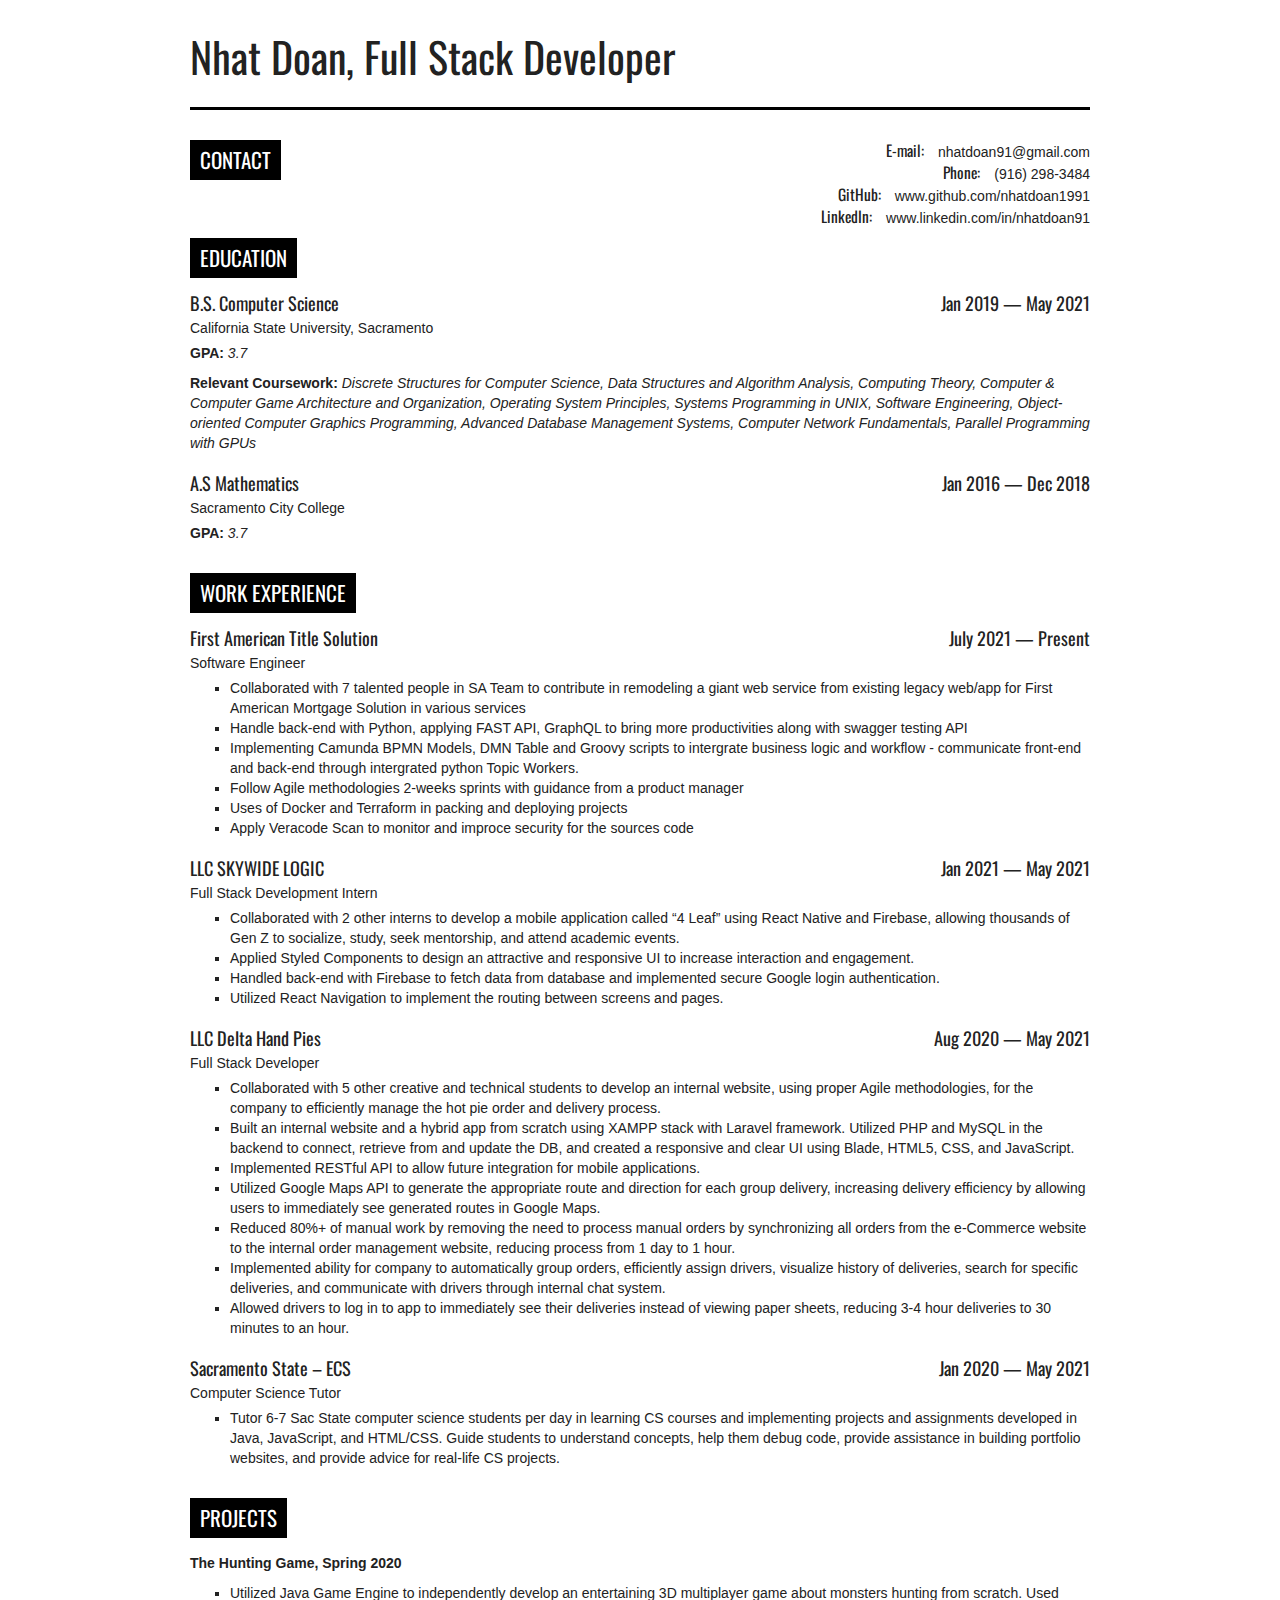
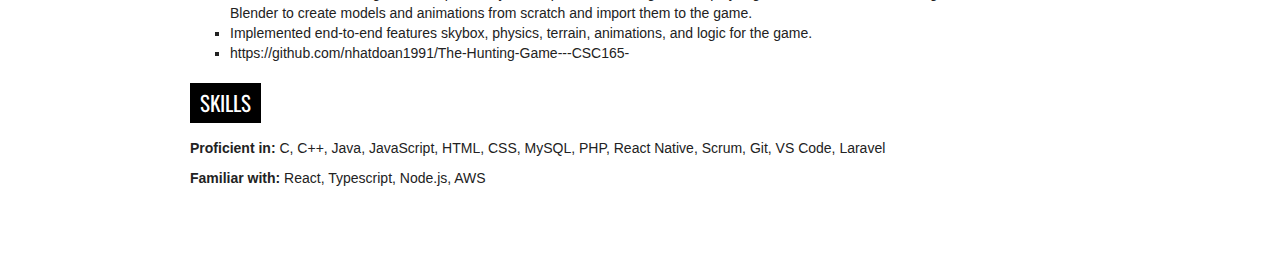
<file: index.html>
<!DOCTYPE html>
<html>
  <head>
    <title>Nhat Doan Resume</title>
    <meta http-equiv="Content-Type" content="text/html; charset=utf-8" />
    <link
      href="http://fonts.googleapis.com/css?family=Oswald"
      rel="stylesheet"
      type="text/css"
    />
    <style type="text/css">
      body {
        background: #fff;
        margin: 0;
        padding: 0;

        font-family: "Helvetica Neue", Helvetica, Arial, sans-serif;
        line-height: 20px;
        font-size: 14px;

        color: #222;
      }

      h1,
      h2,
      h3,
      h4 {
        font-family: "Oswald", Impact, Helvetica, Arial, sans-serif;
        font-weight: normal;
        margin: 0 0 15px 0;
        padding: 0;
      }
      h1 {
        font-size: 300%;
      }
      h2 {
        font-size: 210%;
      }
      h3 {
        font-size: 130%;
      }

      p {
        margin: 0 0 10px 0;
      }

      ul {
        margin: 0;
        list-style-type: square;
      }
      a {
        color: #222;
      }
      /* ________________________________________________________ */
      .rtl {
        direction: rtl;
      }
      .clear {
        clear: both;
      }

      #main {
        background: #fff;
        width: 900px;
        padding: 35px;
        margin: 0 auto 15px auto;
        overflow: hidden;

        box-shadow: none;
      }

      #title {
        line-height: 42px;
        border-bottom: 3px solid #000;
        padding-bottom: 30px;
        margin: 0px 0 30px 0;
      }

      #credit {
        margin-bottom: 20px;
        font-size: 11px;
        color: #999;
        text-align: center;
      }
      #credit a {
        color: #999;
      }

      p label {
        font-family: "Oswald", Helvetica, Arial, serif;

        font-size: 110%;
        margin-right: 10px;
      }
      p label span.colon {
        display: inline;
      }

      .section {
        margin-bottom: 10px;
      }
      .section .set {
      }
      .item {
        margin: 0 0 20px 0;
      }

      /*  _____________________________ */
      .section .title {
        text-transform: uppercase;
        font-size: 150%;

        padding: 10px 10px;
        margin: 0 auto 15px auto;

        display: inline-block;
        background: #000;
        color: #fff;
      }
      .section .set h3 {
        margin: 0;
      }

      .basic-info {
        border-top: 0;
      }
      .section.basic-info .title {
        float: left;
        border: 0;
      }
      .basic-info .set {
        float: right;
        width: 70%;
      }
      .basic-info .address {
        width: 40%;
        float: left;
      }
      .basic-info .r {
        float: right;
        width: 60%;
        text-align: right;
      }
      .basic-info label {
        font-family: "Oswald", Helvetica, Arial, serif;
      }
      .basic-info label,
      .basic-info span {
        display: inline !important;
      }
      .basic-info p {
        margin: 0;
      }

      .section span.value {
        display: block;
      }
      .section h3 span.l,
      .section span.r {
        width: 49%;
        float: left;
      }
      .section span.r {
        float: right;
        text-align: right;
      }
      .section-education .school,
      .section-work .job_title {
        font-size: 100%;
        display: block;
        margin: 5px 0 5px 0;
      }

      #photo {
        width: 160px;
        height: 200px;
        overflow: hidden;
        float: left;
        margin-top: 4px;
        border-radius: 4px;
      }
      #photo img {
        width: 100%;
        height: auto;
      }
      .header.photo {
        margin-left: 190px;
      }
      .header.photo #title {
        text-align: left;
      }
      .header.photo .basic-info {
        float: none;
        padding: 0;
      }

      @media screen and (max-width: 950px) {
        body {
          background: #fff;
        }
        #main {
          box-shadow: none;
          padding: 0;
          padding: 5px;
        }
      }
    </style>
  </head>
  <body class="lang-">
    <div id="main">
      <h1 id="title">Nhat Doan, Full Stack Developer</h1>
      <div class="basic-info section">
        <h2 class="title">Contact</h2>
        <div class="set">
          <div class="r">
            <p class="email">
              <label>E-mail<span class="colon">:</span></label>
              <span class="value">nhatdoan91@gmail.com</span>
            </p>
            <p class="phone">
              <label>Phone<span class="colon">:</span></label>
              <span class="value">(916) 298-3484</span>
            </p>
            <p class="website">
              <label>GitHub<span class="colon">:</span></label>
              <span class="value">www.github.com/nhatdoan1991</span>
            </p>
            <p class="website">
              <label>LinkedIn<span class="colon">:</span></label>
              <span class="value"> www.linkedin.com/in/nhatdoan91</span>
            </p>
          </div>
          <div class="clear"></div>
        </div>
        <div class="clear"></div>
      </div>
      <div class="section section-education">
        <h2 class="title">Education</h2>
        <div class="set">
          <div class="item">
            <h3>
              <span class="course l">B.S. Computer Science</span>
              <span class="date r">Jan 2019 &mdash; May 2021</span>
            </h3>
            <div class="clear"></div>
            <span class="school">California State University, Sacramento</span>
            <div class="info">
              <p><b>GPA: </b><i>3.7</i></p>
              <p>
                <b>Relevant Coursework: </b
                ><i
                  >Discrete Structures for Computer Science, Data Structures and
                  Algorithm Analysis, Computing Theory, Computer &amp; Computer
                  Game Architecture and Organization, Operating System
                  Principles, Systems Programming in UNIX, Software Engineering,
                  Object-oriented Computer Graphics Programming, Advanced
                  Database Management Systems, Computer Network Fundamentals,
                  Parallel Programming with GPUs</i
                >
              </p>
            </div>
            <span class="clear"> </span>
          </div>

          <div class="item">
            <h3>
              <span class="course l">A.S Mathematics</span>
              <span class="date r">Jan 2016 &mdash; Dec 2018</span>
            </h3>
            <div class="clear"></div>
            <span class="school">Sacramento City College</span>
            <div class="info">
              <p><b>GPA: </b><i>3.7</i></p>
            </div>
            <span class="clear"> </span>
          </div>
        </div>
        <div class="clear"></div>
      </div>

      <div class="section section-work">
        <h2 class="title">Work experience</h2>
        <div class="set">
          <div class="item">
            <h3>
              <span class="company l">First American Title Solution</span>
              <span class="date r">July 2021 &mdash; Present</span>
            </h3>
            <div class="clear"></div>
            <span class="job_title">Software Engineer</span>
            <div class="info">
              <ul>
                <li>
                  Collaborated with 7 talented people in SA Team to contribute in remodeling a giant web service 
                  from existing legacy web/app for First American Mortgage Solution in various services 
                </li>
                <li>
                  Handle back-end with Python, applying FAST API, GraphQL to bring more productivities 
                  along with swagger testing API
                </li>
                <li>
                  Implementing Camunda BPMN Models, DMN Table and Groovy scripts to intergrate business logic 
                  and workflow - communicate front-end and back-end through intergrated python Topic Workers. 
                </li>
                <li>
                  Follow Agile methodologies 2-weeks sprints with guidance from a product manager 
                </li>
                <li>
                  Uses of Docker and Terraform in packing and deploying projects 
                </li>
                <li>
                  Apply Veracode Scan to monitor and improce security for the sources code
                </li>
              </ul>
            </div>
            <div class="clear"></div>
          </div>
          <div class="item">
            <h3>
              <span class="company l">LLC SKYWIDE LOGIC</span>
              <span class="date r">Jan 2021 &mdash; May 2021</span>
            </h3>
            <div class="clear"></div>
            <span class="job_title">Full Stack Development Intern</span>
            <div class="info">
              <ul>
                <li>
                  Collaborated with 2 other interns to develop a mobile
                  application called “4 Leaf” using React Native and Firebase,
                  allowing thousands of Gen Z to socialize, study, seek
                  mentorship, and attend academic events.
                </li>
                <li>
                  Applied Styled Components to design an attractive and
                  responsive UI to increase interaction and engagement.
                </li>
                <li>
                  Handled back-end with Firebase to fetch data from database and
                  implemented secure Google login authentication.
                </li>
                <li>
                  Utilized React Navigation to implement the routing between
                  screens and pages.
                </li>
              </ul>
            </div>
            <div class="clear"></div>
          </div>

          <div class="item">
            <h3>
              <span class="company l">LLC Delta Hand Pies</span>
              <span class="date r">Aug 2020 &mdash; May 2021</span>
            </h3>
            <div class="clear"></div>
            <span class="job_title">Full Stack Developer</span>
            <div class="info">
              <ul>
                <li>
                  Collaborated with 5 other creative and technical students to
                  develop an internal website, using proper Agile methodologies,
                  for the company to efficiently manage the hot pie order and
                  delivery process.
                </li>
                <li>
                  Built an internal website and a hybrid app from scratch using
                  XAMPP stack with Laravel framework. Utilized PHP and MySQL in
                  the backend to connect, retrieve from and update the DB, and
                  created a responsive and clear UI using Blade, HTML5, CSS, and
                  JavaScript.
                </li>
                <li>
                  Implemented RESTful API to allow future integration for mobile
                  applications.
                </li>
                <li>
                  Utilized Google Maps API to generate the appropriate route and
                  direction for each group delivery, increasing delivery
                  efficiency by allowing users to immediately see generated
                  routes in Google Maps.
                </li>
                <li>
                  Reduced 80%+ of manual work by removing the need to process
                  manual orders by synchronizing all orders from the e-Commerce
                  website to the internal order management website, reducing
                  process from 1 day to 1 hour.
                </li>
                <li>
                  Implemented ability for company to automatically group orders,
                  efficiently assign drivers, visualize history of deliveries,
                  search for specific deliveries, and communicate with drivers
                  through internal chat system.
                </li>
                <li>
                  Allowed drivers to log in to app to immediately see their
                  deliveries instead of viewing paper sheets, reducing 3-4 hour
                  deliveries to 30 minutes to an hour.
                </li>
              </ul>
            </div>
            <div class="clear"></div>
          </div>

          <div class="item">
            <h3>
              <span class="company l">Sacramento State – ECS</span>
              <span class="date r">Jan 2020 &mdash; May 2021</span>
            </h3>
            <div class="clear"></div>
            <span class="job_title">Computer Science Tutor</span>
            <div class="info">
              <ul>
                <li>
                  Tutor 6-7 Sac State computer science students per day in
                  learning CS courses and implementing projects and assignments
                  developed in Java, JavaScript, and HTML/CSS. Guide students to
                  understand concepts, help them debug code, provide assistance
                  in building portfolio websites, and provide advice for
                  real-life CS projects.
                </li>
              </ul>
            </div>
            <div class="clear"></div>
          </div>
        </div>
        <div class="clear"></div>
      </div>
      <div class="section section-1621812459436">
        <h2 class="title">Projects</h2>
        <div class="set">
          <div class="item">
            <span class="info"
              ><p>
                <b>The Hunting Game</b><span><b>, </b></span
                ><b>Spring 2020</b>
              </p>
              <ul>
                <li>
                  Utilized Java Game Engine to independently develop an
                  entertaining 3D multiplayer game about monsters hunting from
                  scratch. Used Blender to create models and animations from
                  scratch and import them to the game.
                </li>
                <li>
                  Implemented end-to-end features skybox, physics, terrain,
                  animations, and logic for the game.
                </li>
                <li>
                  <span
                    ><span
                      >https://github.com/nhatdoan1991/The-Hunting-Game---CSC165-</span
                    ></span
                  >
                </li>
              </ul></span
            >
          </div>
        </div>
        <div class="clear"></div>
      </div>
      <div class="section section-1621812549469">
        <h2 class="title">Skills</h2>
        <div class="set">
          <div class="item">
            <span class="info"
              ><p>
                <b>Proficient in:</b> C, C++, Java, JavaScript, HTML, CSS,
                MySQL, PHP, React Native, Scrum, Git, VS Code, Laravel
              </p>
              <p><b>Familiar with:</b> React, Typescript, Node.js, AWS</p></span
            >
          </div>
        </div>
        <div class="clear"></div>
      </div>
    </div>
  </body>
</html>
</file>
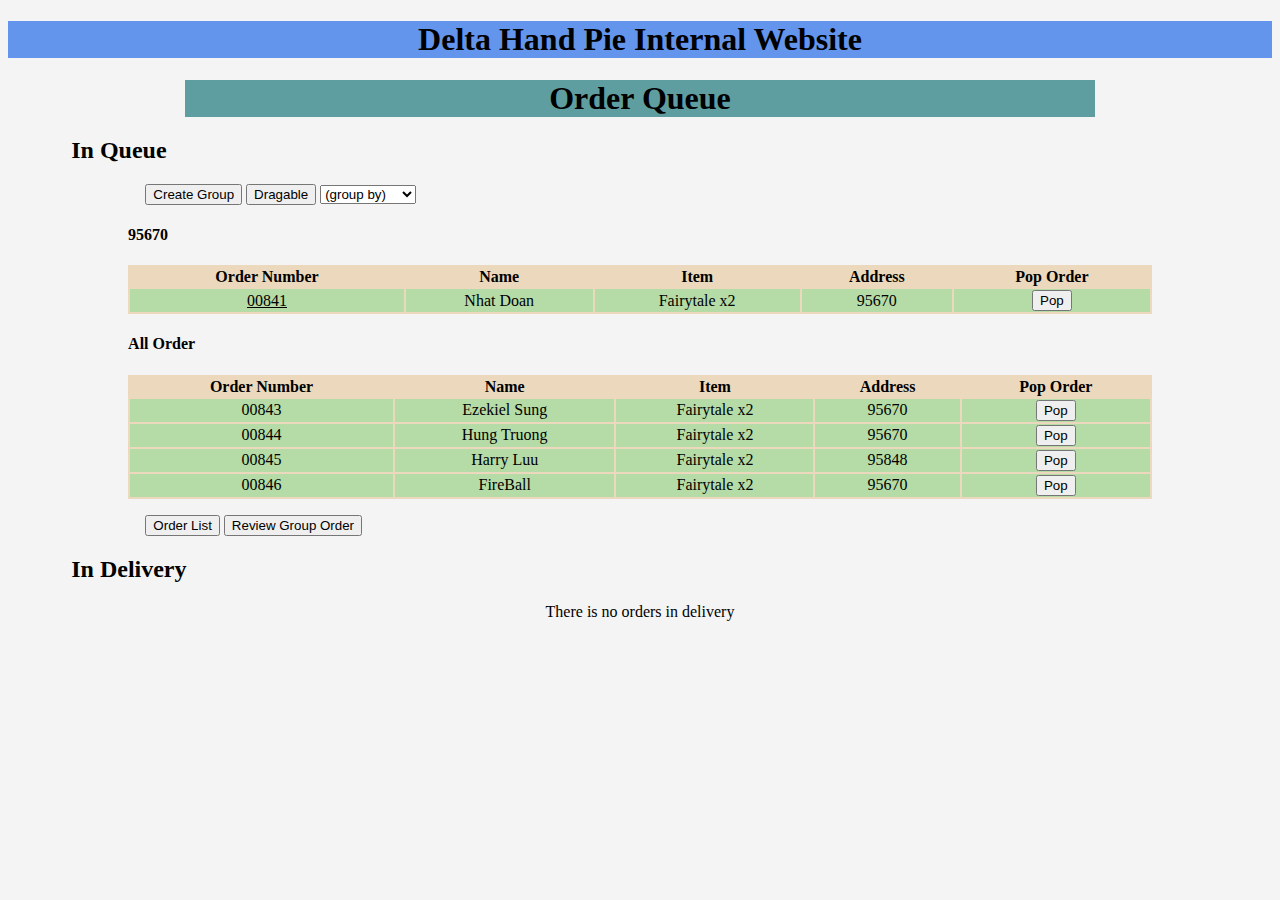
<file: afterPop.html>
<!DOCTYPE html>
<html>
    <head>
            <title>Delta Hand Pie Internal Website</title>
            <link rel="stylesheet" href="style.css">
    </head>
 
    <body>
        <header id="main-header">
           <div class="container">
             <h1>Delta Hand Pie Internal Website</h1>
            
           </div>
           

        </header>
        <nav id="orderQueue">
                <div class="container">
                <h1>Order Queue</h1>
                <h2>In Queue</h2>
                    <ul>
                     <button id="modal-btn" class="button">Create Group</button>

                        <div dra id="my-modal" class="modal">
                        <div class="modal-content">
                         <div class="modal-header">
                        <span class="close">&times;</span>
                         <h2>Create New Group</h2>
                        </div>
                        <div class="modal-body">
                            <form>
                                <fieldset>
                                  <legend>New Group</legend>
                                  <p>
                                    <label>Group Name:</label>
                                    <input type = "text"
                                           id = "groupName"
                                           value = "95670" />
                                </fieldset>
                              </form>
                        </div>
                        <div class="modal-footer">
                        <form action="createGroup.html">
                            <input type="submit" value="OK" />
                            <form action="index.html">
                                <input type="submit" value="Cancel" />
                            </form>
                        </form>
                        
                         </div>
                        </div>
                        </div>
                        <button id="dragbleButton"> Dragable</button>
                        <script>
                           
                        </script>
                       
                            <select name="GroupBy" onchange="location = this.value;">
                                <option value="groupBy">(group by)</option>
                                <option value="sortByDeliveryDate.html">Deliver Date</option>
                                <option value="sortByLocation.html">Address</option>
                            </select>
                       
                     </ul>
                </div>
            </nav>
          
        <section id="orderDisplay">
                <div class="container">
                    <table class="content-table">
                        <thead>
                            <h4>95670</h4>
                        </thead>
                        <tbody class = "tableBottom">
                            <thead>
                                <th>Order Number</th>
                                <th>Name</th>
                                <th>Item</th>
                                <th>Address</th>
                                <th>Pop Order</th>
                            </thead>
                            <tbody>
                                <tr id="dragable" draggable="false">
                                        <div class =  >
                                            <td><div class ="dropdown">
                                                <span><u>00841</u></span>
                                                <div class="dropdown-content">
                                                  <p><b>Order #:</b>00841</p>
                                                  <p><b>Name:</b> Duane Wilson</p>
                                                  <p><b>Address:</b> 3326 Long Road Name Court </p>
                                                  <p>&nbsp;&nbsp;&nbsp;&nbsp;&nbsp;
                                                     &nbsp;&nbsp;&nbsp;&nbsp;&nbsp;
                                                     &nbsp;&nbsp;&nbsp;&nbsp;&nbsp;
                                                     West Sacramento, CA 95619</p>
                                                  <p><b>Note:</b> Gate code is 1234</p>
                                                  <p><b>Item #:&nbsp;&nbsp;&nbsp;&nbsp;&nbsp;
                                                               &nbsp;&nbsp;&nbsp;&nbsp;&nbsp;
                                                               &nbsp;&nbsp;&nbsp;&nbsp;&nbsp;
                                                               &nbsp;&nbsp;&nbsp;&nbsp;&nbsp;
                                                              QTY</b></p>
                                                  <p>Fairytale&nbsp;&nbsp;&nbsp;&nbsp;&nbsp;
                                                              &nbsp;&nbsp;&nbsp;&nbsp;&nbsp;
                                                              &nbsp;&nbsp;&nbsp;&nbsp;&nbsp;
                                                              &nbsp;&nbsp;&nbsp;&nbsp;&nbsp;&nbsp;2 </p>
                                      
                                                  <p>Hemly Pink Lady&nbsp;&nbsp;&nbsp;&nbsp;&nbsp;
                                                                    &nbsp;&nbsp;&nbsp;&nbsp;&nbsp;2</p>
                                                </div>
                                              </div></td>
                                        </div>
                                          <td>Nhat Doan</td></td>
                                          <td>Fairytale x2</td></td>
                                          <td>95670</td></td>
                                          
                                        <td><input type='button' value='Pop'/></td>       
                                </tr>
                        </tbody>
                    </table>
                    <table class="content-table">
                        <h4>All Order</h4>
                        <thead>
                            <th>Order Number</th>
                            <th>Name</th>
                            <th>Item</th>
                            <th>Address</th>
                            <th>Pop Order</th>
                        </thead>
                        <tbody>
                             <tr>
                                <td>00843</td>
                                <td>Ezekiel Sung</td></td>
                                <td>Fairytale x2</td></td>
                                <td>95670</td></td>
                                <td><input type='button' value='Pop'/></td>               
                             </tr>
                            <tr>
                                <td>00844</td>
                                <td>Hung Truong</td></td>
                                <td>Fairytale x2</td></td>
                                <td>95670</td></td>
                                <td><input  type='button' value='Pop'/></td>               
                            </tr>
                            <tr>
                                <td>00845</td>
                                <td>Harry Luu</td></td>
                                <td>Fairytale x2</td></td>
                                <td>95848</td></td>
                                <td><input type='button' value='Pop'/></td>               
                            </tr>
                            <tr>

                                <td>00846</td>
                                <td>FireBall</td></td>
                                <td>Fairytale x2</td></td>
                                <td>95670</td></td>
                                <td><input type='button' value='Pop'/></td>               
                            </tr>
                        </tbody>
                    </table>
                    
                    <ul>
                        <button class="button" id="orderList">Order List</button>
                        <button class="button" id="review">Review Group Order</button>
                    </ul>  
                </div>
            </section>
            <div class="container"><h2>In Delivery</h2>
                <center><p>There is no orders in delivery</p></center> 
             </div>
        <script src ="main.js">
        </script>
    </body>
</html>
</file>
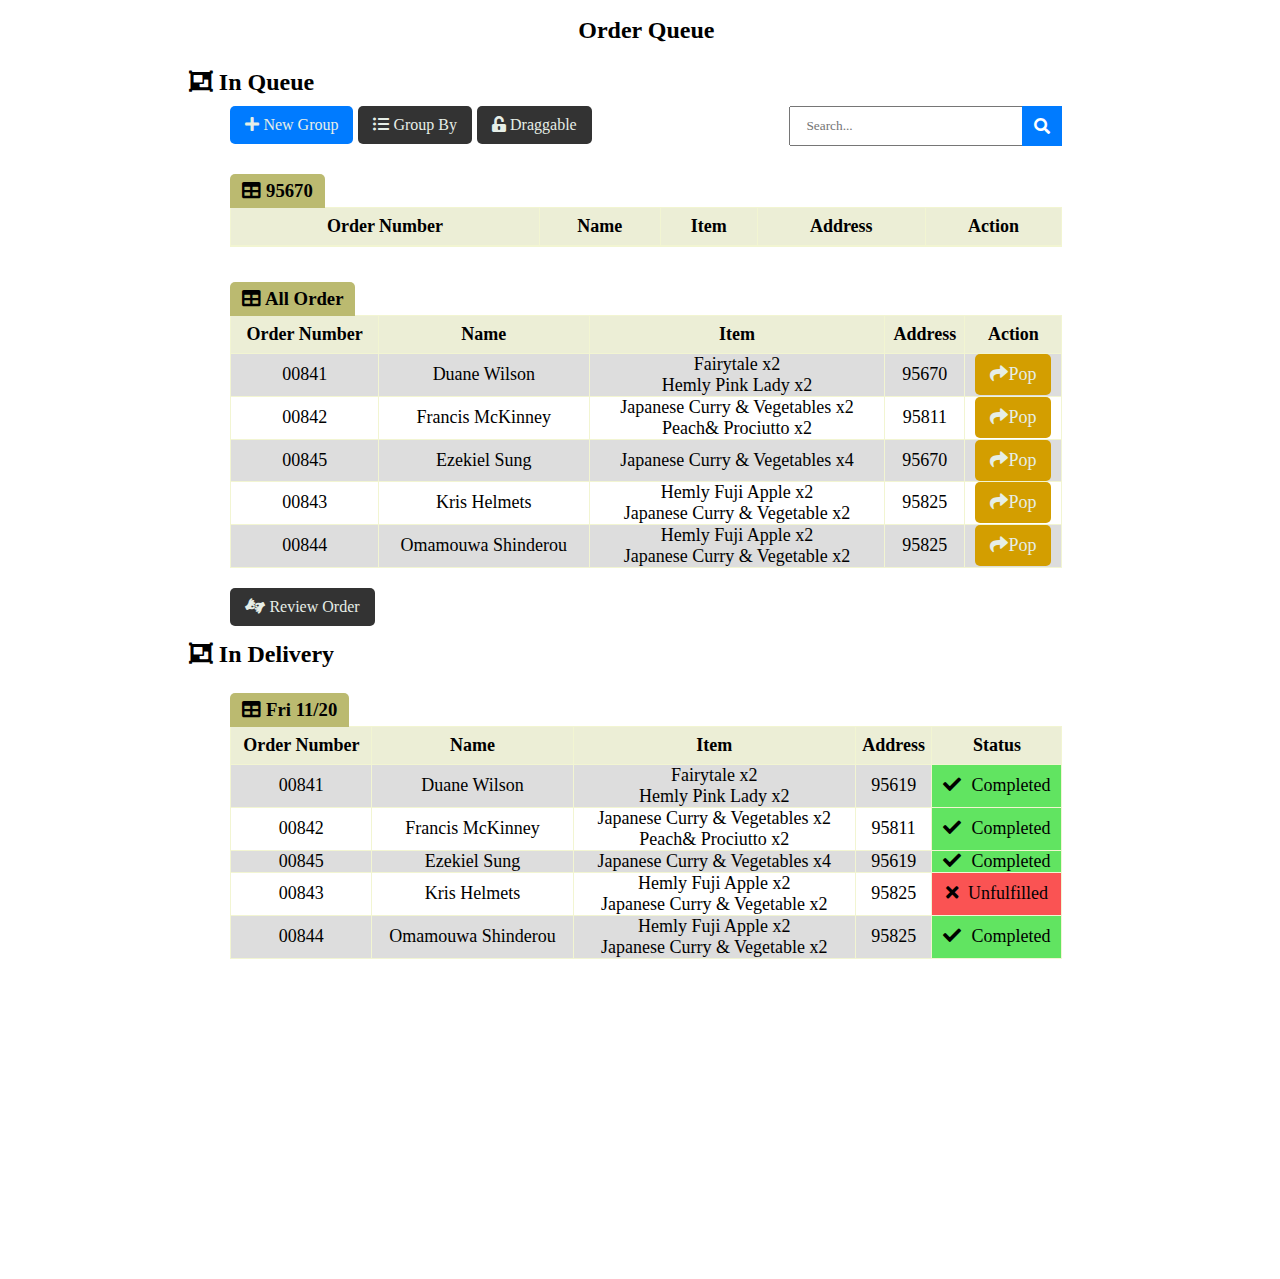
<file: createGroup.html>
<!DOCTYPE html>
<html>
    <head>
        <link rel="stylesheet" href="queue.css">
        <link rel="stylesheet" href="modal.css">
        <link rel="stylesheet" href="https://cdnjs.cloudflare.com/ajax/libs/font-awesome/5.15.1/css/all.min.css">
        <link rel="stylesheet" href="dropdown.css">
        <title >Delta Hand Pie Internal-Queue </title>
    </head>
<body>
    <header>

    </header>
    <div class="container content">
        <h2 class ="content-heading"></i>Order Queue</h2>
        <div class = "content-label">
            <h2 class="queue-heading">
                <i class="fa fa-object-group" aria-hidden="true"></i> In Queue</h2>
                <div class="newGroup">
                    <button id="modal-btn" type="button" class = "button button-add">
                        <i class="fa fa-plus"></i>
                        New Group
                    </button>
                </div>
                    
                <div dra id="my-modal" class="modal">
                    <div class="modal-content">
                     <div class="modal-header">
                    <span class="close">&times;</span>
                     <h2>Create New Group</h2>
                    </div>
                    <div class="modal-body">
                        <form>
                            <fieldset>
                              <legend>New Group</legend>
                              <p>
                                <label>Group Name:</label>
                                <input type = "text"
                                       id = "groupName"
                                       value = "95670" 
                                       placeholder="Enter Group Name"/>
                            </fieldset>
                          </form>
                    </div>
                    <div class="modal-footer">
                    <form action="createGroup.html">
                        <input class="button button-modal" type="submit" value="OK" />
                        <form action="index.html">
                            <input class="button button-modal" type="submit" value="Cancel" />
                        </form>
                    </form>
                    
                     </div>
                    </div>
                </div>
                <button id="dragble-button" type="button" class = "button button-hold">
                    <i id="unlockIcon" class="fa fa-unlock-alt" aria-hidden="true"></i>
                    Draggable
                </button>
                <div class="search-box">
                    <input id="myInput" type = "text" placeholder="Search..." onkeyup="filterTable()">
                    <i class="fa fa-search" aria-hidden="true"></i>
                </div>
                <div class="dropdown"> 
                     <button type="button" class = "button button-drop" onclick="dropDown()">
                    <i class="fa fa-list-ul" aria-hidden="true"></i>
                    Group By
                     </button>
                    <div id="myDropdown" class="dropdown-content">
                        <a href="sortByDeliveryDate.html">Delivery Date</a>
                        <a href="sortByLocation.html">Zip Code</a>
                    </div> 
                </div>
        </div>
        <div class= "queue-catagories">
            <h3 class = "queue-group-heading">
                <i class="fa fa-table" aria-hidden="true"></i> 95670</h3>
                <table class = "table-content">
                    <tr>
                        <th>Order Number</th>
                        <th>Name</th>
                        <th>Item</th>
                        <th>Address</th>
                        <th>Action</th>
                    </tr>
                    <tr class="draggable" draggable="false" ondragstart="start()" ondragover="dragover()">
                        <td></td>
                        <td></td>
                        <td></td>
                        <td></td>
                        <td></td>
                </table>
                
            <h3 class = "queue-group-heading">
                <i class="fa fa-table" aria-hidden="true"></i> All Order</h3>
            <table id="allOrderTable" class = "table-content">
                <tr>
                    <th>Order Number</th>
                    <th>Name</th>
                    <th>Item</th>
                    <th>Address</th>
                    <th>Action</th>
                </tr>
                <tr class="draggable" draggable="false" ondragstart="start()" ondragover="dragover()">
                    <td>00841</td>
                    <td>Duane Wilson</td>
                    <td>
                        <p>Fairytale x2</p>
                        <p>Hemly Pink Lady x2</p>
                    </td>
                    <td>95670</td>
                    <td>
                        <button class="button button-pop" onclick="pop(this)">
                           <i class="fa fa-share" aria-hidden="true"></i></i>Pop
                        </button>
                    </td>
                </tr>
                <tr class="draggable" draggable="false" ondragstart="start()" ondragover="dragover()">
                    <td>00842</td>
                    <td>Francis McKinney</td>
                    <td>
                        <p>Japanese Curry & Vegetables x2</p>
                        <p>Peach& Prociutto x2</p>
                    </td>
                    <td>95811</td>
                    <td>
                        <button class="button button-pop"onclick="pop(this)">
                           <i class="fa fa-share" aria-hidden="true"></i></i>Pop
                        </button>
                    </td>
                </tr>
                <tr class="draggable" draggable="false" ondragstart="start()" ondragover="dragover()"> 
                    <td>00845</td>
                    <td>Ezekiel Sung</td>
                    <td>
                        <p>Japanese Curry & Vegetables x4</p></td>
                    <td>95670</td>
                    <td>
                        <button class="button button-pop"onclick="pop(this)">
                            <i class="fa fa-share" aria-hidden="true"></i></i>Pop
                        </button>
                    </td>
                </tr>
                <tr class="draggable" draggable="false" ondragstart="start()" ondragover="dragover()">
                    <td>00843</td>
                    <td>Kris Helmets</td>
                    <td>
                        <p>Hemly Fuji Apple x2</p>
                        <p>Japanese Curry & Vegetable x2</p>
                    </td>
                    <td>95825</td>
                    <td>
                        <button class="button button-pop"onclick="pop(this)">
                            <i class="fa fa-share" aria-hidden="true"></i></i>Pop
                        </button>
                    </td>
                </tr>
                <tr class="draggable" draggable="false" ondragstart="start()" ondragover="dragover()">
                    <td>00844</td>
                    <td>Omamouwa Shinderou</td>
                    <td>
                        <p>Hemly Fuji Apple x2</p>
                        <p>Japanese Curry & Vegetable x2</p>
                    </td>
                    <td>95825</td>
                    <td>
                        <button class="button button-pop"onclick="pop(this)">
                            <i class="fa fa-share" aria-hidden="true"></i></i>Pop
                        </button>
                    </td>
                </tr>
            </table>
        </div>
          
        <button type="button" class = "button button-normal">
            <i class="fa fa-american-sign-language-interpreting" aria-hidden="true"></i>
            Review Order
        </button>
                   
        <div class="queue-catagories">
            <h2 class="queue-heading">
                <i class="fa fa-object-group" aria-hidden="true"></i> In Delivery</h2>
        </div>
        <h3 class = "queue-group-heading">
            <i class="fa fa-table" aria-hidden="true"></i> Fri 11/20 </h3>
        <table class = "table-content">
            <tr>
                <th>Order Number</th>
                <th>Name</th>
                <th>Item</th>
                <th>Address</th>
                <th>Status</th>
            </tr>
            <tr>
                <td>00841</td>
                <td>Duane Wilson</td>
                <td>
                    <p>Fairytale x2</p>
                    <p>Hemly Pink Lady x2</p>
                </td>
                <td>95619</td>
                <td class="status completed">
                    <i class="fa fa-check"></i>Completed
                </td>
            </tr>
            <tr>
                <td>00842</td>
                <td>Francis McKinney</td>
                <td>
                    <p>Japanese Curry & Vegetables x2</p>
                    <p>Peach& Prociutto x2</p>
                </td>
                <td>95811</td>
                <td class="status completed">
                    <i class="fa fa-check"></i>Completed
                </td>
            </tr>
            <tr>
                <td>00845</td>
                <td>Ezekiel Sung</td>
                <td>
                    <p>Japanese Curry & Vegetables x4</p></td>
                <td>95619</td>
                <td class="status completed">
                    <i class="fa fa-check"></i>Completed
                </td>
            </tr>
            <tr>
                <td>00843</td>
                <td>Kris Helmets</td>
                <td>
                    <p>Hemly Fuji Apple x2</p>
                    <p>Japanese Curry & Vegetable x2</p>
                </td>
                <td>95825</td>
                <td class="status unfulfilled">
                    <i class="fa fa-times"></i>Unfulfilled
                </td>
            </tr>
            <tr>
                <td>00844</td>
                <td>Omamouwa Shinderou</td>
                <td>
                    <p>Hemly Fuji Apple x2</p>
                    <p>Japanese Curry & Vegetable x2</p>
                </td>
                <td>95825</td>
                <td class="status completed">
                    <i class="fa fa-check"></i>Completed
                </td>
            </tr>
        </table>
    </div>
    <script src ="main.js">
    </script>

</body>

</html>
</file>
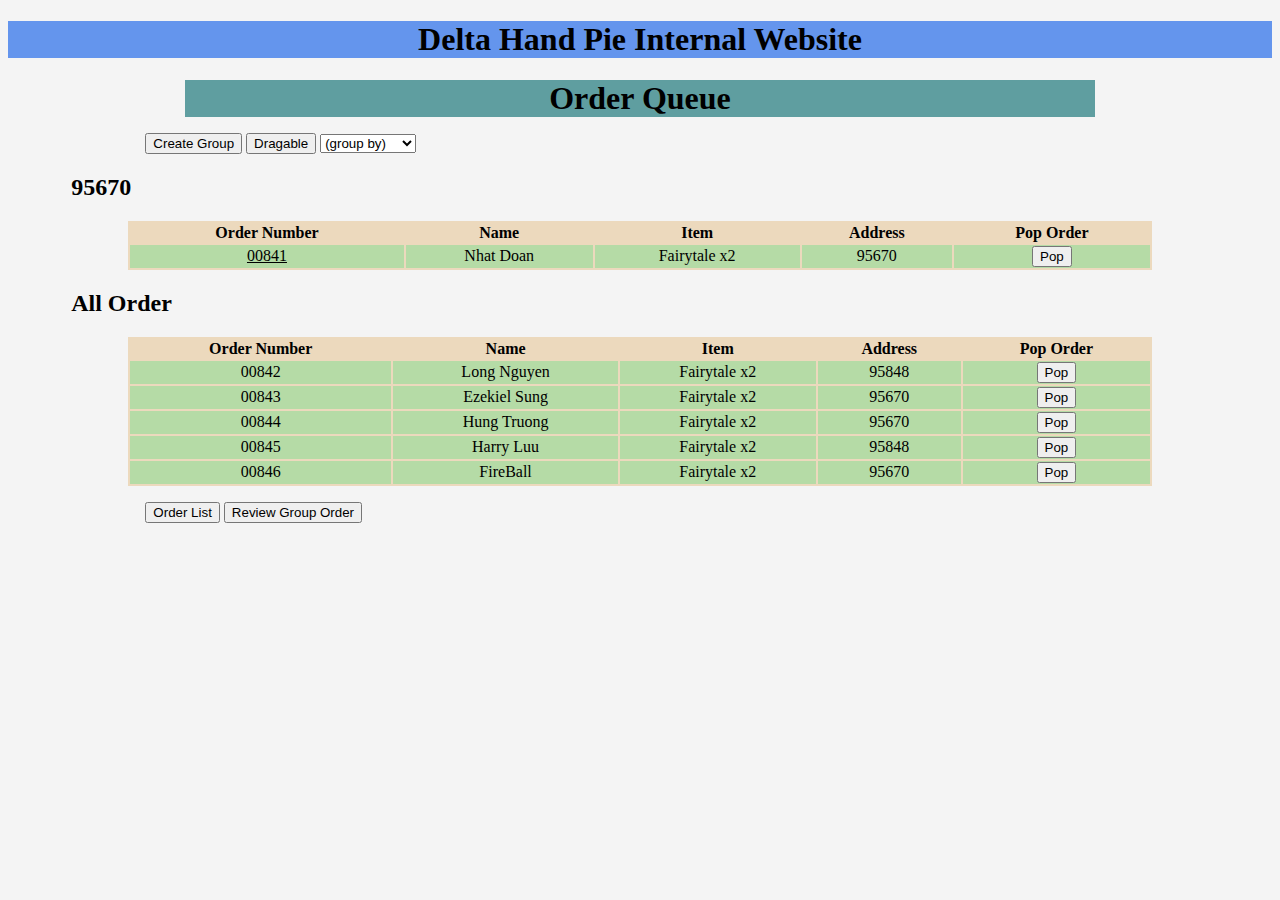
<file: createGroupAfterDrag.html>
<!DOCTYPE html>
<html>
    <head>
            <title>Delta Hand Pie Internal Website</title>
            <link rel="stylesheet" href="style.css">
    </head>
 
    <body>
        <header id="main-header">
           <div class="container">
             <h1>Delta Hand Pie Internal Website</h1>
            
           </div>
           

        </header>
        <nav id="orderQueue">
                <div class="container">
                <h1>Order Queue</h1>
                    <ul>
                     <button id="modal-btn" class="button">Create Group</button>

                        <div dra id="my-modal" class="modal">
                        <div class="modal-content">
                         <div class="modal-header">
                        <span class="close">&times;</span>
                         <h2>Create New Group</h2>
                        </div>
                        <div class="modal-body">
                            <form>
                                <fieldset>
                                  <legend>New Group</legend>
                                  <p>
                                    <label>Group Name:</label>
                                    <input type = "text"
                                           id = "groupName"
                                           value = "95670" />
                                </fieldset>
                              </form>
                        </div>
                        <div class="modal-footer">
                        <form action="createGroup.html">
                            <input type="submit" value="OK" />
                            <form action="index.html">
                                <input type="submit" value="Cancel" />
                            </form>
                        </form>
                        
                         </div>
                        </div>
                        </div>
                        <button id="dragbleButton"> Dragable</button>
                        <script>
                           
                        </script>
                       
                            <select name="GroupBy">
                                <option value="groupBy">(group by)</option>
                                <option value="deliverDate">Deliver Date</option>
                                <option value="zipcode">Address</option>
                            </select>
                       
                     </ul>
                </div>
            </nav>
          
        <section id="orderDisplay">
                <div class="container">
                    <table class="content-table">
                        <thead>
                            <h2>95670</h2>
                        </thead>
                        <tbody class = "tableBottom">
                            <thead>
                                <th>Order Number</th>
                                <th>Name</th>
                                <th>Item</th>
                                <th>Address</th>
                                <th>Pop Order</th>
                            </thead>
                            <tbody>
                                <tr id="dragable" draggable="false">
                                        <div class =  >
                                            <td><div class ="dropdown">
                                                <span><u>00841</u></span>
                                                <div class="dropdown-content">
                                                  <p><b>Order #:</b>00841</p>
                                                  <p><b>Name:</b> Duane Wilson</p>
                                                  <p><b>Address:</b> 3326 Long Road Name Court </p>
                                                  <p>&nbsp;&nbsp;&nbsp;&nbsp;&nbsp;
                                                     &nbsp;&nbsp;&nbsp;&nbsp;&nbsp;
                                                     &nbsp;&nbsp;&nbsp;&nbsp;&nbsp;
                                                     West Sacramento, CA 95619</p>
                                                  <p><b>Note:</b> Gate code is 1234</p>
                                                  <p><b>Item #:&nbsp;&nbsp;&nbsp;&nbsp;&nbsp;
                                                               &nbsp;&nbsp;&nbsp;&nbsp;&nbsp;
                                                               &nbsp;&nbsp;&nbsp;&nbsp;&nbsp;
                                                               &nbsp;&nbsp;&nbsp;&nbsp;&nbsp;
                                                              QTY</b></p>
                                                  <p>Fairytale&nbsp;&nbsp;&nbsp;&nbsp;&nbsp;
                                                              &nbsp;&nbsp;&nbsp;&nbsp;&nbsp;
                                                              &nbsp;&nbsp;&nbsp;&nbsp;&nbsp;
                                                              &nbsp;&nbsp;&nbsp;&nbsp;&nbsp;&nbsp;2 </p>
                                      
                                                  <p>Hemly Pink Lady&nbsp;&nbsp;&nbsp;&nbsp;&nbsp;
                                                                    &nbsp;&nbsp;&nbsp;&nbsp;&nbsp;2</p>
                                                </div>
                                              </div></td>
                                        </div>
                                          <td>Nhat Doan</td></td>
                                          <td>Fairytale x2</td></td>
                                          <td>95670</td></td>
                                          
                                        <td><input type='button' value='Pop'/></td>       
                                </tr>
                        </tbody>
                    </table>
                    <table class="content-table">
                        <h2>All Order</h2>
                        <thead>
                            <th>Order Number</th>
                            <th>Name</th>
                            <th>Item</th>
                            <th>Address</th>
                            <th>Pop Order</th>
                        </thead>
                        <tbody>
                            <tr >
                            
                                <td>00842</td>
                                <td>Long Nguyen</td></td>
                                <td>Fairytale x2</td></td>
                                <td>95848</td></td>
                                <td> <form action="afterPop.html">
                                    <input type="submit" value="Pop" />
                                </form></td>              
                             </tr>
                             <tr>
                                <td>00843</td>
                                <td>Ezekiel Sung</td></td>
                                <td>Fairytale x2</td></td>
                                <td>95670</td></td>
                                <td><input type='button' value='Pop'/></td>               
                             </tr>
                            <tr>
                                <td>00844</td>
                                <td>Hung Truong</td></td>
                                <td>Fairytale x2</td></td>
                                <td>95670</td></td>
                                <td><input  type='button' value='Pop'/></td>               
                            </tr>
                            <tr>
                                <td>00845</td>
                                <td>Harry Luu</td></td>
                                <td>Fairytale x2</td></td>
                                <td>95848</td></td>
                                <td><input type='button' value='Pop'/></td>               
                            </tr>
                            <tr>

                                <td>00846</td>
                                <td>FireBall</td></td>
                                <td>Fairytale x2</td></td>
                                <td>95670</td></td>
                                <td><input type='button' value='Pop'/></td>               
                            </tr>
                        </tbody>
                    </table>
                    
                    <ul>
                        <button class="button" id="orderList">Order List</button>
                        <button class="button" id="review">Review Group Order</button>
                    </ul>  
                </div>
            </section>
        <script src ="main.js">
        </script>
    </body>
</html>
</file>
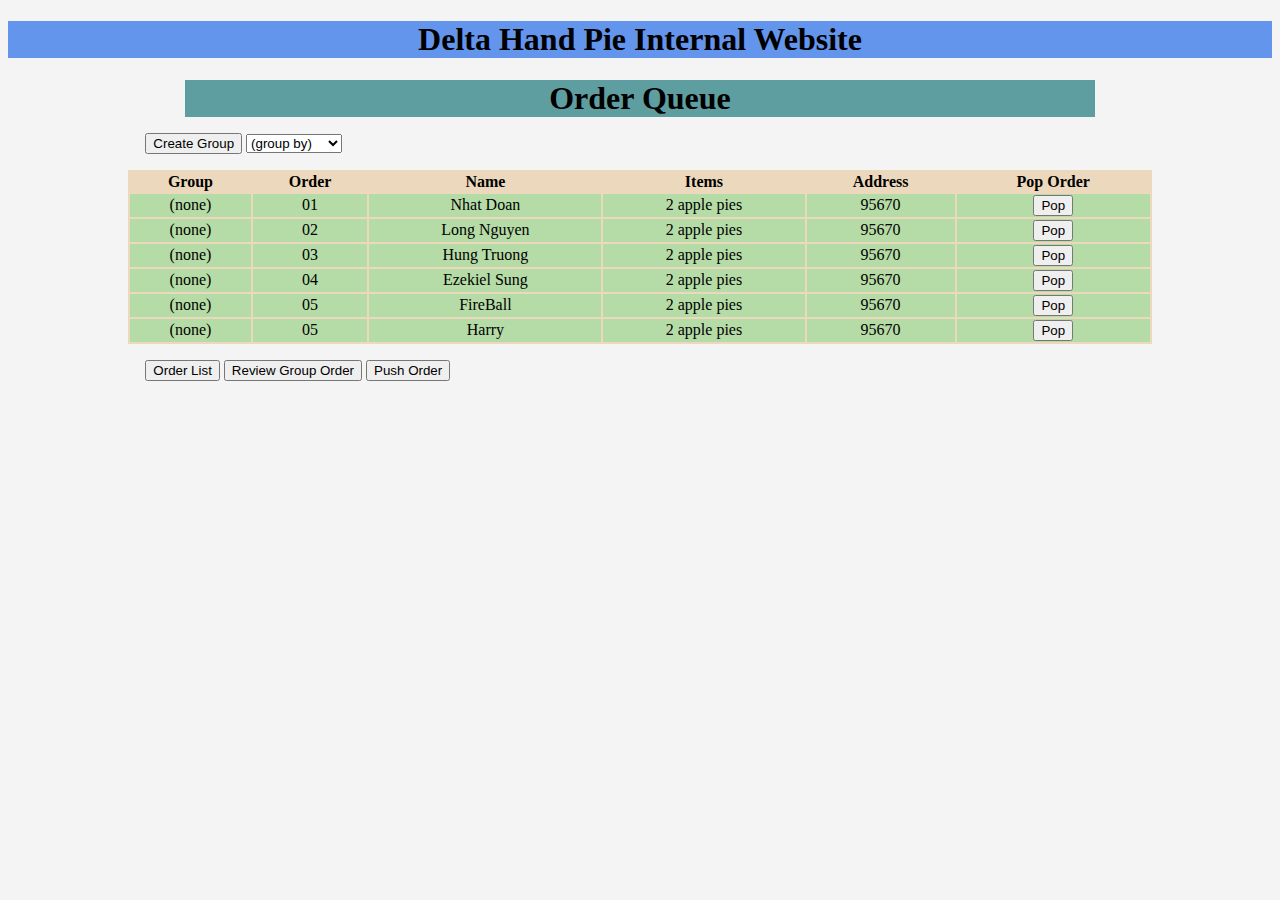
<file: index - Copy.html>
<!DOCTYPE html>
<html>
    <head>
            <title>Delta Hand Pie Internal Website</title>
            <link rel="stylesheet" href="style.css">
    </head>
 
    <body>
        <header id="main-header">
           <div class="container">
             <h1>Delta Hand Pie Internal Website</h1>
            
           </div>
           

        </header>
        <nav id="orderQueue">
                <div class="container">
                <h1>Order Queue</h1>
                    <ul>
                        <button class="button" id="createGroup">Create Group</button>
                        <select name="GroupBy">
                            <option value="groupBy">(group by)</option>
                            <option value="deliverDate">Deliver Date</option>
                            <option value="zipcode">Address</option>
                        </select>
                     </ul>
                </div>
            </nav>
          
        <section id="orderDisplay">
                <div class="container">
                    <table class="content-table">
                        <thead>
                            <th>Group</th>
                            <th>Order</th>
                            <th>Name</th>
                            <th>Items</th>
                            <th>Address</th>
                            <th>Pop Order</th>
                        </thead>
                        <tbody>
                            
                            <tr>
                                    <td>(none)</td>
                                    <td>01</td>
                                    <td>Nhat Doan</td>
                                    <td>2 apple pies</td>
                                    <td>95670</td>
                                    <td><input type='button' value='Pop'/></td>       
                            </tr>
                            <tr>
                                <td>(none)</td>
                                <td>02</td>
                                <td>Long Nguyen</td>
                                <td>2 apple pies</td>
                                <td>95670</td>
                                <td><input type='button' value='Pop'/></td>               
                             </tr>
                             <tr>
                                <td>(none)</td>
                                <td>03</td>
                                <td>Hung Truong</td>
                                <td>2 apple pies</td>
                                <td>95670</td>
                                <td><input type='button' value='Pop'/></td>               
                             </tr>
                            <tr>
                                <td>(none)</td>
                                <td>04</td>
                                <td>Ezekiel Sung</td>
                                <td>2 apple pies</td>
                                <td>95670</td>
                                <td><input  type='button' value='Pop'/></td>               
                            </tr>
                            <tr>
                                <td>(none)</td>
                                <td>05</td>
                                <td>FireBall</td>
                                <td>2 apple pies</td>
                                <td>95670</td>
                                <td><input type='button' value='Pop'/></td>               
                            </tr>
                            <tr>
                                <td>(none)</td>
                                <td>05</td>
                                <td>Harry</td>
                                <td>2 apple pies</td>
                                <td>95670</td>
                                <td><input type='button' value='Pop'/></td>               
                            </tr>
                        </tbody>
                    </table>
                    
                    <ul>
                        <button class="button" id="orderList">Order List</button>
                        <button class="button" id="review">Review Group Order</button>
                        <button class="button" id="pushOrder">Push Order</button>
                    
                    </ul>  
                </div>
            </section>
        
    </body>
</html>
</file>
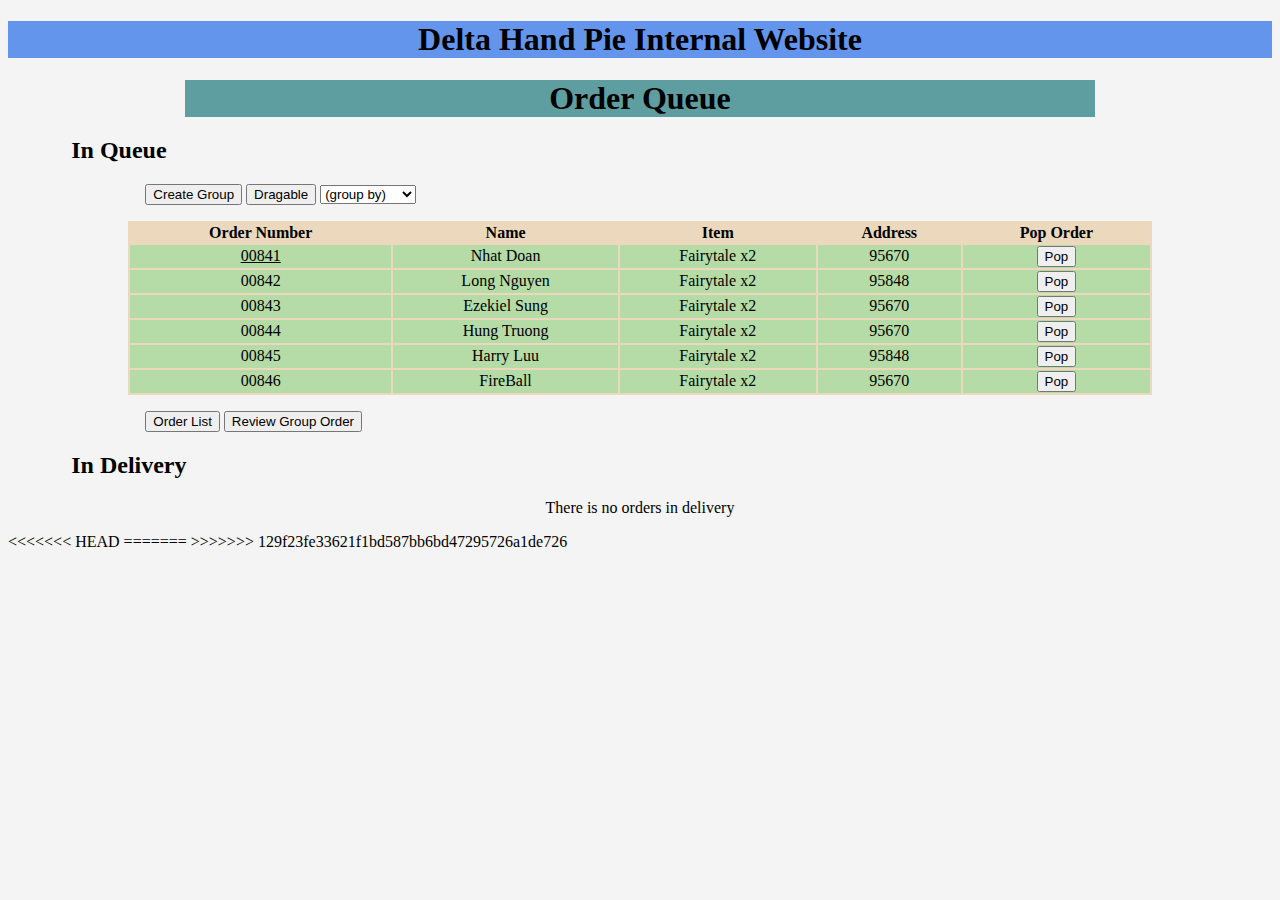
<file: index-last.html>
<!DOCTYPE html>
<html>
    <head>
            <title>Delta Hand Pie Internal Website</title>
            <link rel="stylesheet" href="style.css">
    </head>
 
    <body>
        <header id="main-header">
           <div class="container">
             <h1>Delta Hand Pie Internal Website</h1>
            
           </div>
           

        </header>
        <nav id="orderQueue">
                <div class="container">
                <h1>Order Queue</h1>
                <h2>In Queue</h2>
                    <ul>
                        
                     <button id="modal-btn" class="button">Create Group</button>

                        <div dra id="my-modal" class="modal">
                        <div class="modal-content">
                         <div class="modal-header">
                        <span class="close">&times;</span>
                         <h2>Create New Group</h2>
                        </div>
                        <div class="modal-body">
                            <form>
                                <fieldset>
                                  <legend>New Group</legend>
                                  <p>
                                    <label>Group Name:</label>
                                    <input type = "text"
                                           id = "groupName"
                                           value = "95670" />
                                </fieldset>
                              </form>
                        </div>
                        <div class="modal-footer">
                        <form action="createGroup.html">
                            <input type="submit" value="OK" />
                            <form action="index.html">
                                <input type="submit" value="Cancel" />
                            </form>
                        </form>
                        
                         </div>
                        </div>
                        </div>
                        <button id="dragbleButton"> Dragable</button>
                        <script>
                           
                        </script>
                       
                            <select name="GroupBy">
                                <option value="groupBy">(group by)</option>
                                <option value="deliverDate">Deliver Date</option>
                                <option value="zipcode">Address</option>
                            </select>
                       
                     </ul>
                </div>
            </nav>
          
        <section id="orderDisplay">
                <div class="container">
                    <table class="content-table">
                        <thead>
                            <th>Order Number</th>
                            <th>Name</th>
                            <th>Item</th>
                            <th>Address</th>
                            <th>Pop Order</th>
                        </thead>
                        <tbody>
                            <tr id="dragable" draggable="false">
                                    <div class =  >
                                        <td><div class ="dropdown">
                                            <span><u>00841</u></span>
                                            <div class="dropdown-content">
                                              <p><b>Order #:</b>00841</p>
                                              <p><b>Name:</b> Duane Wilson</p>
                                              <p><b>Address:</b> 3326 Long Road Name Court </p>
                                              <p>&nbsp;&nbsp;&nbsp;&nbsp;&nbsp;
                                                 &nbsp;&nbsp;&nbsp;&nbsp;&nbsp;
                                                 &nbsp;&nbsp;&nbsp;&nbsp;&nbsp;
                                                 West Sacramento, CA 95619</p>
                                              <p><b>Note:</b> Gate code is 1234</p>
                                              <p><b>Item #:&nbsp;&nbsp;&nbsp;&nbsp;&nbsp;
                                                           &nbsp;&nbsp;&nbsp;&nbsp;&nbsp;
                                                           &nbsp;&nbsp;&nbsp;&nbsp;&nbsp;
                                                           &nbsp;&nbsp;&nbsp;&nbsp;&nbsp;
                                                          QTY</b></p>
                                              <p>Fairytale&nbsp;&nbsp;&nbsp;&nbsp;&nbsp;
                                                          &nbsp;&nbsp;&nbsp;&nbsp;&nbsp;
                                                          &nbsp;&nbsp;&nbsp;&nbsp;&nbsp;
                                                          &nbsp;&nbsp;&nbsp;&nbsp;&nbsp;&nbsp;2 </p>
                                  
                                              <p>Hemly Pink Lady&nbsp;&nbsp;&nbsp;&nbsp;&nbsp;
                                                                &nbsp;&nbsp;&nbsp;&nbsp;&nbsp;2</p>
                                            </div>
                                          </div></td>
                                    </div>
                                      <td>Nhat Doan</td></td>
                                      <td>Fairytale x2</td></td>
                                      <td>95670</td></td>
                                      
                                    <td><input type='button' value='Pop'/></td>       
                            </tr>
                            <tr >
                            
                                <td>00842</td>
                                <td>Long Nguyen</td></td>
                                <td>Fairytale x2</td></td>
                                <td>95848</td></td>
                                <td><input type='button' value='Pop'/></td>               
                             </tr>
                             <tr>
                                <td>00843</td>
                                <td>Ezekiel Sung</td></td>
                                <td>Fairytale x2</td></td>
                                <td>95670</td></td>
                                <td><input type='button' value='Pop'/></td>               
                             </tr>
                            <tr>
                                <td>00844</td>
                                <td>Hung Truong</td></td>
                                <td>Fairytale x2</td></td>
                                <td>95670</td></td>
                                <td><input  type='button' value='Pop'/></td>               
                            </tr>
                            <tr>
                                <td>00845</td>
                                <td>Harry Luu</td></td>
                                <td>Fairytale x2</td></td>
                                <td>95848</td></td>
                                <td><input type='button' value='Pop'/></td>               
                            </tr>
                            <tr>

                                <td>00846</td>
                                <td>FireBall</td></td>
                                <td>Fairytale x2</td></td>
                                <td>95670</td></td>
                                <td><input type='button' value='Pop'/></td>               
                            </tr>
                        </tbody>
                    </table>
                    
                    <ul>
                        <button class="button" id="orderList">Order List</button>
                        <button class="button" id="review">Review Group Order</button>
                    </ul>  
                </div>
                <div class="container"><h2>In Delivery</h2>
                   <center><p>There is no orders in delivery</p></center> 
                </div>
            </section>

    </body>
<<<<<<< HEAD
</html>
=======
</html>
>>>>>>> 129f23fe33621f1bd587bb6bd47295726a1de726
</file>
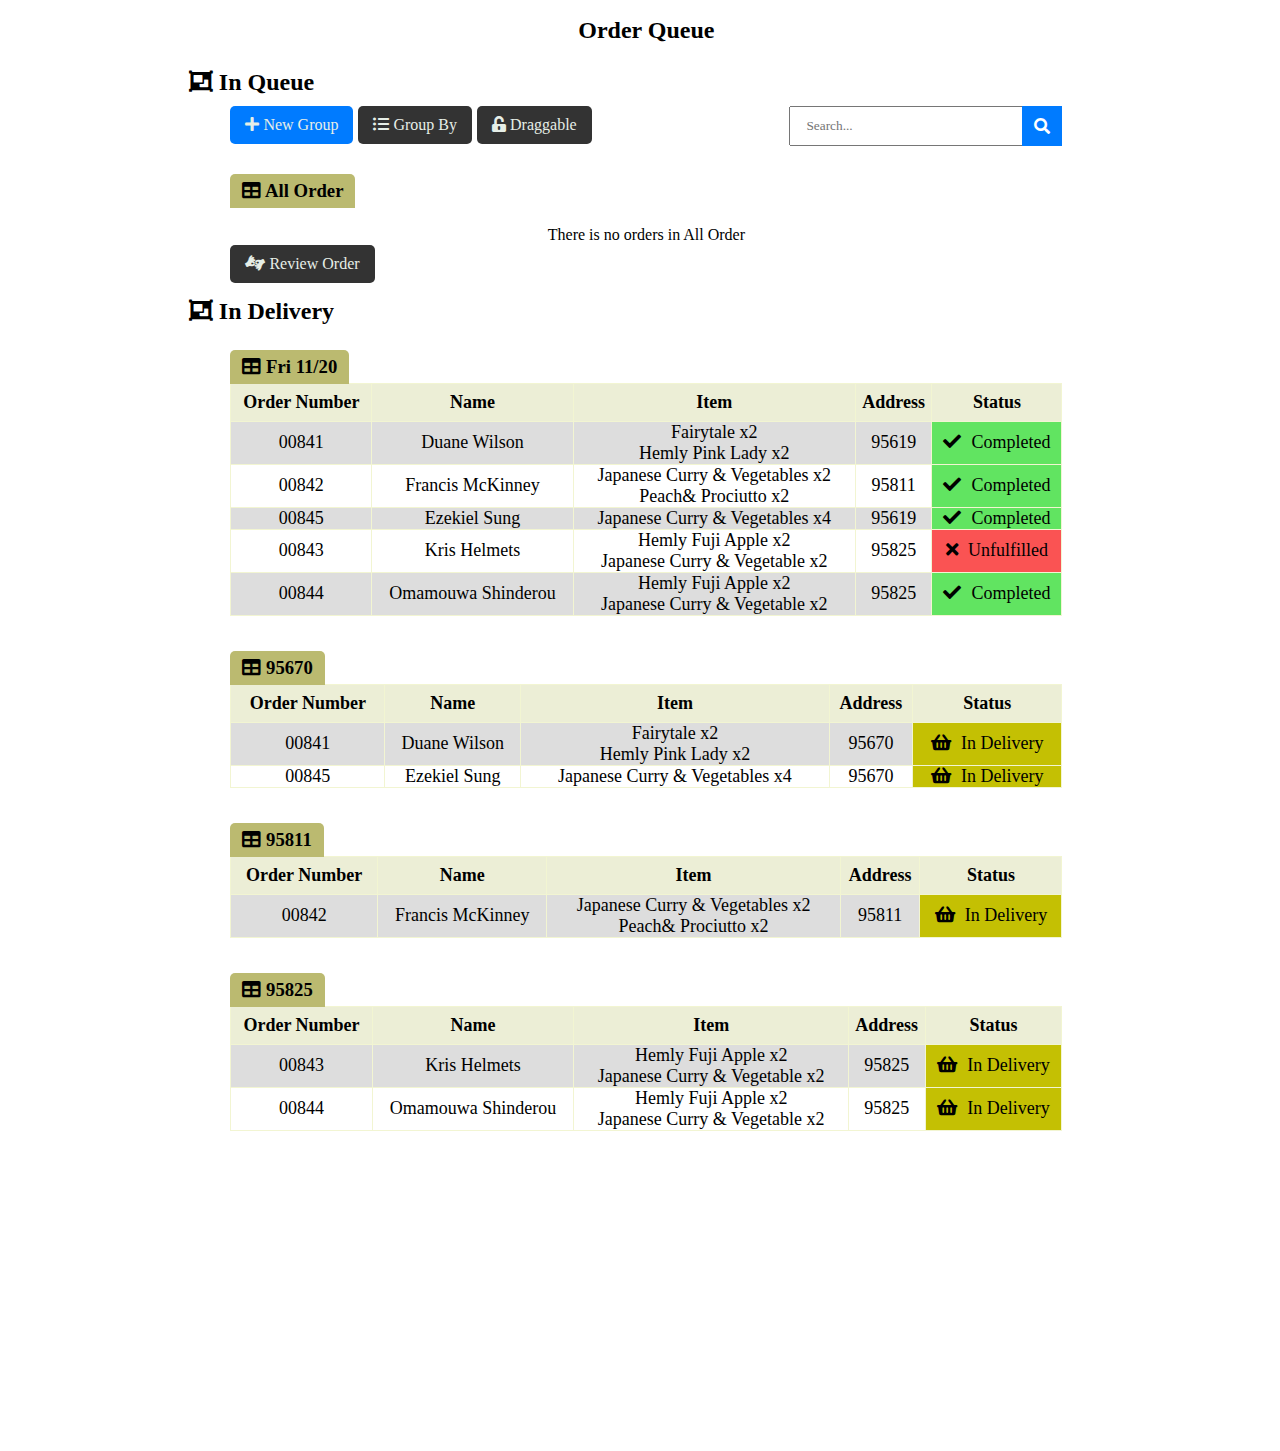
<file: reviewOrder.html>
<!DOCTYPE html>
<html>
    <head>
        <link rel="stylesheet" href="queue.css">
        <link rel="stylesheet" href="modal.css">
        <link rel="stylesheet" href="https://cdnjs.cloudflare.com/ajax/libs/font-awesome/5.15.1/css/all.min.css">
        <link rel="stylesheet" href="dropdown.css">
        <title >Delta Hand Pie Internal-Queue </title>
    </head>
<body>
    <header>

    </header>
    <div class="container content">
        <h2 class ="content-heading"></i>Order Queue</h2>
        <div class = "content-label">
            <h2 class="queue-heading">
                <i class="fa fa-object-group" aria-hidden="true"></i> In Queue</h2>
                <div class="newGroup">
                    <button type="button" class = "button button-add">
                        <i class="fa fa-plus"></i>
                        New Group
                    </button>
                </div>
                <button id="dragble-button" type="button" class = "button button-hold">
                    <i id="unlockIcon" class="fa fa-unlock-alt" aria-hidden="true"></i>
                    Draggable
                </button>
                <div class="search-box">
                    <input id="myInput" type = "text" placeholder="Search..." onkeyup="filterTable()">
                    <i class="fa fa-search" aria-hidden="true"></i>
                </div>
                <div class="dropdown"> 
                     <button type="button" class = "button button-drop" onclick="dropDown()">
                    <i class="fa fa-list-ul" aria-hidden="true"></i>
                    Group By
                     </button>
                    <div id="myDropdown" class="dropdown-content">
                        <a href="sortByDeliveryDate.html">Delivery Date</a>
                        <a href="sortByLocation.html">Zip Code</a>
                    </div> 
                </div>
        </div>
        <div class= "queue-catagories">
            
            <h3 class = "queue-group-heading">
                <i class="fa fa-table" aria-hidden="true"></i> All Order</h3>
            <table id="allOrderTable" class = "table-content">
              <center><p>There is no orders in All Order</p></center>
            </table>
        </div>
          
        <button  id="modal-btn" type="button" class = "button button-normal">
            <i class="fa fa-american-sign-language-interpreting" aria-hidden="true"></i>
            Review Order
        </button>
        <div dra id="my-modal" class="modal">
            <div class="modal-content">
             <div class="modal-header">
            <span class="close">&times;</span>
             <h2>Review Order</h2>
            </div>
            <div class="modal-body">
                <form>
                    <fieldset>
                      <legend>All Group Order</legend>
                      
                    </fieldset>
                  </form>
            </div>
            <div class="modal-footer">
            <form action="reviewOrder.html">
                <input class="button button-modal" type="submit" value="Push Order" />
                <form action="sortByLocation.html">
                    <input class="button button-modal" type="submit" value="Cancel" />
                </form>
            </form>
            
             </div>
            </div>
        </div>           
        <div class="queue-catagories">
            <h2 class="queue-heading">
                <i class="fa fa-object-group" aria-hidden="true"></i> In Delivery</h2>
        </div>
        <h3 class = "queue-group-heading">
            <i class="fa fa-table" aria-hidden="true"></i> Fri 11/20 </h3>
        <table class = "table-content">
            <tr>
                <th>Order Number</th>
                <th>Name</th>
                <th>Item</th>
                <th>Address</th>
                <th>Status</th>
            </tr>
            <tr>
                <td>00841</td>
                <td>Duane Wilson</td>
                <td>
                    <p>Fairytale x2</p>
                    <p>Hemly Pink Lady x2</p>
                </td>
                <td>95619</td>
                <td class="status completed">
                    <i class="fa fa-check"></i>Completed
                </td>
            </tr>
            <tr>
                <td>00842</td>
                <td>Francis McKinney</td>
                <td>
                    <p>Japanese Curry & Vegetables x2</p>
                    <p>Peach& Prociutto x2</p>
                </td>
                <td>95811</td>
                <td class="status completed">
                    <i class="fa fa-check"></i>Completed
                </td>
            </tr>
            <tr>
                <td>00845</td>
                <td>Ezekiel Sung</td>
                <td>
                    <p>Japanese Curry & Vegetables x4</p></td>
                <td>95619</td>
                <td class="status completed">
                    <i class="fa fa-check"></i>Completed
                </td>
            </tr>
            <tr>
                <td>00843</td>
                <td>Kris Helmets</td>
                <td>
                    <p>Hemly Fuji Apple x2</p>
                    <p>Japanese Curry & Vegetable x2</p>
                </td>
                <td>95825</td>
                <td class="status unfulfilled">
                    <i class="fa fa-times"></i>Unfulfilled
                </td>
            </tr>
            <tr>
                <td>00844</td>
                <td>Omamouwa Shinderou</td>
                <td>
                    <p>Hemly Fuji Apple x2</p>
                    <p>Japanese Curry & Vegetable x2</p>
                </td>
                <td>95825</td>
                <td class="status completed">
                    <i class="fa fa-check"></i>Completed
                </td>
            </tr>
        </table>
        <h3 class = "queue-group-heading">
            <i class="fa fa-table" aria-hidden="true"></i> 95670</h3>
            <table class = "table-content">
                <tr>
                    <th>Order Number</th>
                    <th>Name</th>
                    <th>Item</th>
                    <th>Address</th>
                    <th>Status</th>
                </tr>
                <tr >
                    <td>00841</td>
                    <td>Duane Wilson</td>
                    <td>
                        <p>Fairytale x2</p>
                        <p>Hemly Pink Lady x2</p>
                    </td>
                    <td>95670</td>
                    <td class="status inDelivery">
                        <i class="fa fa-shopping-basket" aria-hidden="true"></i></i>In Delivery
                    </td>
                </tr>
                
                <tr> 
                    <td>00845</td>
                    <td>Ezekiel Sung</td>
                    <td>
                        <p>Japanese Curry & Vegetables x4</p></td>
                    <td>95670</td>
                    <td class="status inDelivery">
                        <i class="fa fa-shopping-basket" aria-hidden="true"></i></i>In Delivery
                    </td>
                </tr>
              
            </table>
        <h3 class = "queue-group-heading">
            <i class="fa fa-table" aria-hidden="true"></i> 95811</h3>
        <table class = "table-content">
            <tr>
                <th>Order Number</th>
                <th>Name</th>
                <th>Item</th>
                <th>Address</th>
                <th>Status</th>
            </tr>
            <tr>
                <td>00842</td>
                <td>Francis McKinney</td>
                <td>
                    <p>Japanese Curry & Vegetables x2</p>
                    <p>Peach& Prociutto x2</p>
                </td>
                <td>95811</td>
                <td class="status inDelivery">
                    <i class="fa fa-shopping-basket" aria-hidden="true"></i></i>In Delivery
                </td>
            </tr>
          
              
        </table>
        <h3 class = "queue-group-heading">
            <i class="fa fa-table" aria-hidden="true"></i> 95825</h3>
        <table class = "table-content">
            <tr>
                <th>Order Number</th>
                <th>Name</th>
                <th>Item</th>
                <th>Address</th>
                <th>Status</th>
            </tr>
            <tr>
                <td>00843</td>
                <td>Kris Helmets</td>
                <td>
                    <p>Hemly Fuji Apple x2</p>
                    <p>Japanese Curry & Vegetable x2</p>
                </td>
                <td>95825</td>
                <td class="status inDelivery">
                    <i class="fa fa-shopping-basket" aria-hidden="true"></i></i>In Delivery
                </td>
            </tr>
            <tr>
                <td>00844</td>
                <td>Omamouwa Shinderou</td>
                <td>
                    <p>Hemly Fuji Apple x2</p>
                    <p>Japanese Curry & Vegetable x2</p>
                </td>
                <td>95825</td>
                <td class="status inDelivery">
                    <i class="fa fa-shopping-basket" aria-hidden="true"></i></i>In Delivery
                </td>
            </tr>
        </table>    
    </div>
    <script src ="main.js">
    </script>

</body>

</html>
</file>
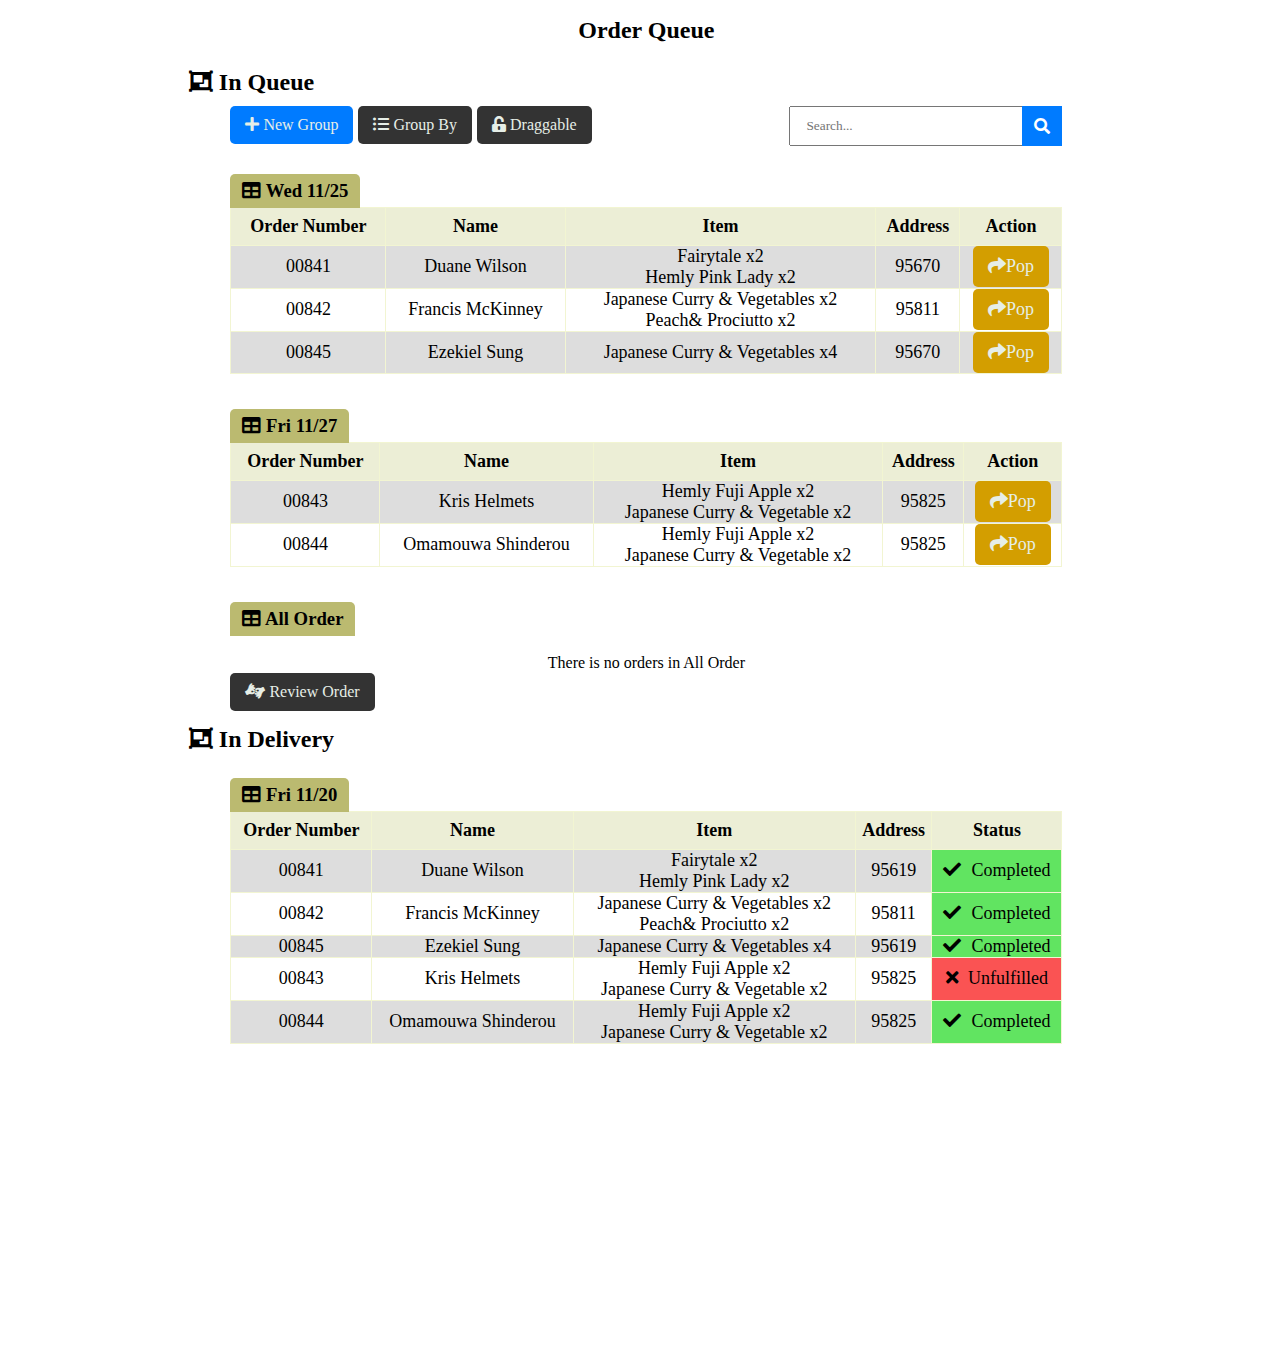
<file: sortByDeliveryDate.html>
<!DOCTYPE html>
<html>
    <head>
        <link rel="stylesheet" href="queue.css">
        <link rel="stylesheet" href="modal.css">
        <link rel="stylesheet" href="https://cdnjs.cloudflare.com/ajax/libs/font-awesome/5.15.1/css/all.min.css">
        <link rel="stylesheet" href="dropdown.css">
        <title >Delta Hand Pie Internal-Queue </title>
    </head>
<body>
    <header>

    </header>
    <div class="container content">
        <h2 class ="content-heading"></i>Order Queue</h2>
        <div class = "content-label">
            <h2 class="queue-heading">
                <i class="fa fa-object-group" aria-hidden="true"></i> In Queue</h2>
                <div class="newGroup">
                    <button type="button" class = "button button-add">
                        <i class="fa fa-plus"></i>
                        New Group
                    </button>
                </div>
                <button id="dragble-button" type="button" class = "button button-hold">
                    <i id="unlockIcon" class="fa fa-unlock-alt" aria-hidden="true"></i>
                    Draggable
                </button>
                <div class="search-box">
                    <input id="myInput" type = "text" placeholder="Search..." onkeyup="filterTable()">
                    <i class="fa fa-search" aria-hidden="true"></i>
                </div>
                <div class="dropdown"> 
                     <button type="button" class = "button button-drop" onclick="dropDown()">
                    <i class="fa fa-list-ul" aria-hidden="true"></i>
                    Group By
                     </button>
                    <div id="myDropdown" class="dropdown-content">
                        <a href="sortByDeliveryDate.html">Delivery Date</a>
                        <a href="sortByLocation.html">Zip Code</a>
                    </div> 
                </div>
        </div>
        <div class= "queue-catagories">
            <h3 class = "queue-group-heading">
                <i class="fa fa-table" aria-hidden="true"></i> Wed 11/25</h3>
                <table class = "table-content">
                    <tr>
                        <th>Order Number</th>
                        <th>Name</th>
                        <th>Item</th>
                        <th>Address</th>
                        <th>Action</th>
                    </tr>
                    <tr class="draggable" draggable="false" ondragstart="start()" ondragover="dragover()">
                        <td>00841</td>
                        <td>Duane Wilson</td>
                        <td>
                            <p>Fairytale x2</p>
                            <p>Hemly Pink Lady x2</p>
                        </td>
                        <td>95670</td>
                        <td>
                            <button class="button button-pop" onclick="pop(this)">
                               <i class="fa fa-share" aria-hidden="true"></i></i>Pop
                            </button>
                        </td>
                    </tr>
                    <tr class="draggable" draggable="false" ondragstart="start()" ondragover="dragover()">
                        <td>00842</td>
                        <td>Francis McKinney</td>
                        <td>
                            <p>Japanese Curry & Vegetables x2</p>
                            <p>Peach& Prociutto x2</p>
                        </td>
                        <td>95811</td>
                        <td>
                            <button class="button button-pop"onclick="pop(this)">
                               <i class="fa fa-share" aria-hidden="true"></i></i>Pop
                            </button>
                        </td>
                    </tr>
                    <tr class="draggable" draggable="false" ondragstart="start()" ondragover="dragover()"> 
                        <td>00845</td>
                        <td>Ezekiel Sung</td>
                        <td>
                            <p>Japanese Curry & Vegetables x4</p></td>
                        <td>95670</td>
                        <td>
                            <button class="button button-pop"onclick="pop(this)">
                                <i class="fa fa-share" aria-hidden="true"></i></i>Pop
                            </button>
                        </td>
                    </tr>
                  
                </table>
            <h3 class = "queue-group-heading">
                <i class="fa fa-table" aria-hidden="true"></i> Fri 11/27</h3>
            <table class = "table-content">
                <tr>
                    <th>Order Number</th>
                    <th>Name</th>
                    <th>Item</th>
                    <th>Address</th>
                    <th>Action</th>
                </tr>
                <tr class="draggable" draggable="false" ondragstart="start()" ondragover="dragover()">
                    <td>00843</td>
                    <td>Kris Helmets</td>
                    <td>
                        <p>Hemly Fuji Apple x2</p>
                        <p>Japanese Curry & Vegetable x2</p>
                    </td>
                    <td>95825</td>
                    <td>
                        <button class="button button-pop"onclick="pop(this)">
                            <i class="fa fa-share" aria-hidden="true"></i></i>Pop
                        </button>
                    </td>
                </tr>
                <tr class="draggable" draggable="false" ondragstart="start()" ondragover="dragover()">
                    <td>00844</td>
                    <td>Omamouwa Shinderou</td>
                    <td>
                        <p>Hemly Fuji Apple x2</p>
                        <p>Japanese Curry & Vegetable x2</p>
                    </td>
                    <td>95825</td>
                    <td>
                        <button class="button button-pop"onclick="pop(this)">
                            <i class="fa fa-share" aria-hidden="true"></i></i>Pop
                        </button>
                    </td>
                </tr>
                  
            </table>    
            <h3 class = "queue-group-heading">
                <i class="fa fa-table" aria-hidden="true"></i> All Order</h3>
            <table id="allOrderTable" class = "table-content">
              <center><p>There is no orders in All Order</p></center>
            </table>
        </div>
          
        <button id="modal-btn"  type="button" class = "button button-normal">
            <i class="fa fa-american-sign-language-interpreting" aria-hidden="true"></i>
            Review Order
        </button>
        <div dra id="my-modal" class="modal">
            <div class="modal-content">
             <div class="modal-header">
            <span class="close">&times;</span>
             <h2>Review Order</h2>
            </div>
            <div class="modal-body">
                <form>
                    <fieldset>
                      <legend>All Group Order</legend>
                      <h3 class = "queue-group-heading">
                        <i class="fa fa-table" aria-hidden="true"></i> 95670</h3>
                        <table class = "table-content">
                            <tr>
                                <th>Order Number</th>
                                <th>Name</th>
                                <th>Item</th>
                                <th>Address</th>
    
                            </tr>
                            <tr class="draggable" draggable="false" ondragstart="start()" ondragover="dragover()">
                                <td>00841</td>
                                <td>Duane Wilson</td>
                                <td>
                                    <p>Fairytale x2</p>
                                    <p>Hemly Pink Lady x2</p>
                                </td>
                                <td>95670</td>
                             
                            </tr>
                            
                            <tr class="draggable" draggable="false" ondragstart="start()" ondragover="dragover()"> 
                                <td>00845</td>
                                <td>Ezekiel Sung</td>
                                <td>
                                    <p>Japanese Curry & Vegetables x4</p></td>
                                <td>95670</td>
                              
                            </tr>
                          
                        </table>
                    <h3 class = "queue-group-heading">
                        <i class="fa fa-table" aria-hidden="true"></i> 95811</h3>
                    <table class = "table-content">
                        <tr>
                            <th>Order Number</th>
                            <th>Name</th>
                            <th>Item</th>
                            <th>Address</th>
                           
                        </tr>
                        <tr class="draggable" draggable="false" ondragstart="start()" ondragover="dragover()">
                            <td>00842</td>
                            <td>Francis McKinney</td>
                            <td>
                                <p>Japanese Curry & Vegetables x2</p>
                                <p>Peach& Prociutto x2</p>
                            </td>
                            <td>95811</td>
                          
                        </tr>
                      
                          
                    </table>
                    <h3 class = "queue-group-heading">
                        <i class="fa fa-table" aria-hidden="true"></i> 95825</h3>
                    <table class = "table-content">
                        <tr>
                            <th>Order Number</th>
                            <th>Name</th>
                            <th>Item</th>
                            <th>Address</th>
                            
                        </tr>
                        <tr class="draggable" draggable="false" ondragstart="start()" ondragover="dragover()">
                            <td>00843</td>
                            <td>Kris Helmets</td>
                            <td>
                                <p>Hemly Fuji Apple x2</p>
                                <p>Japanese Curry & Vegetable x2</p>
                            </td>
                            <td>95825</td>
                            
                        </tr>
                        <tr class="draggable" draggable="false" ondragstart="start()" ondragover="dragover()">
                            <td>00844</td>
                            <td>Omamouwa Shinderou</td>
                            <td>
                                <p>Hemly Fuji Apple x2</p>
                                <p>Japanese Curry & Vegetable x2</p>
                            </td>
                            <td>95825</td>
                           
                        </tr>
                    </table> 
                    </fieldset>
                  </form>
            </div>
            <div class="modal-footer">
            <form action="reviewOrder.html">
                <input class="button button-modal" type="submit" value="Push Order" />
                <form action="sortByLocation.html">
                    <input class="button button-modal" type="submit" value="Cancel" />
                </form>
            </form>
            
             </div>
            </div>
        </div>             
        <div class="queue-catagories">
            <h2 class="queue-heading">
                <i class="fa fa-object-group" aria-hidden="true"></i> In Delivery</h2>
        </div>
        <h3 class = "queue-group-heading">
            <i class="fa fa-table" aria-hidden="true"></i> Fri 11/20 </h3>
        <table class = "table-content">
            <tr>
                <th>Order Number</th>
                <th>Name</th>
                <th>Item</th>
                <th>Address</th>
                <th>Status</th>
            </tr>
            <tr>
                <td>00841</td>
                <td>Duane Wilson</td>
                <td>
                    <p>Fairytale x2</p>
                    <p>Hemly Pink Lady x2</p>
                </td>
                <td>95619</td>
                <td class="status completed">
                    <i class="fa fa-check"></i>Completed
                </td>
            </tr>
            <tr>
                <td>00842</td>
                <td>Francis McKinney</td>
                <td>
                    <p>Japanese Curry & Vegetables x2</p>
                    <p>Peach& Prociutto x2</p>
                </td>
                <td>95811</td>
                <td class="status completed">
                    <i class="fa fa-check"></i>Completed
                </td>
            </tr>
            <tr>
                <td>00845</td>
                <td>Ezekiel Sung</td>
                <td>
                    <p>Japanese Curry & Vegetables x4</p></td>
                <td>95619</td>
                <td class="status completed">
                    <i class="fa fa-check"></i>Completed
                </td>
            </tr>
            <tr>
                <td>00843</td>
                <td>Kris Helmets</td>
                <td>
                    <p>Hemly Fuji Apple x2</p>
                    <p>Japanese Curry & Vegetable x2</p>
                </td>
                <td>95825</td>
                <td class="status unfulfilled">
                    <i class="fa fa-times"></i>Unfulfilled
                </td>
            </tr>
            <tr>
                <td>00844</td>
                <td>Omamouwa Shinderou</td>
                <td>
                    <p>Hemly Fuji Apple x2</p>
                    <p>Japanese Curry & Vegetable x2</p>
                </td>
                <td>95825</td>
                <td class="status completed">
                    <i class="fa fa-check"></i>Completed
                </td>
            </tr>
        </table>
    </div>
    <script src ="main.js">
    </script>

</body>

</html>
</file>
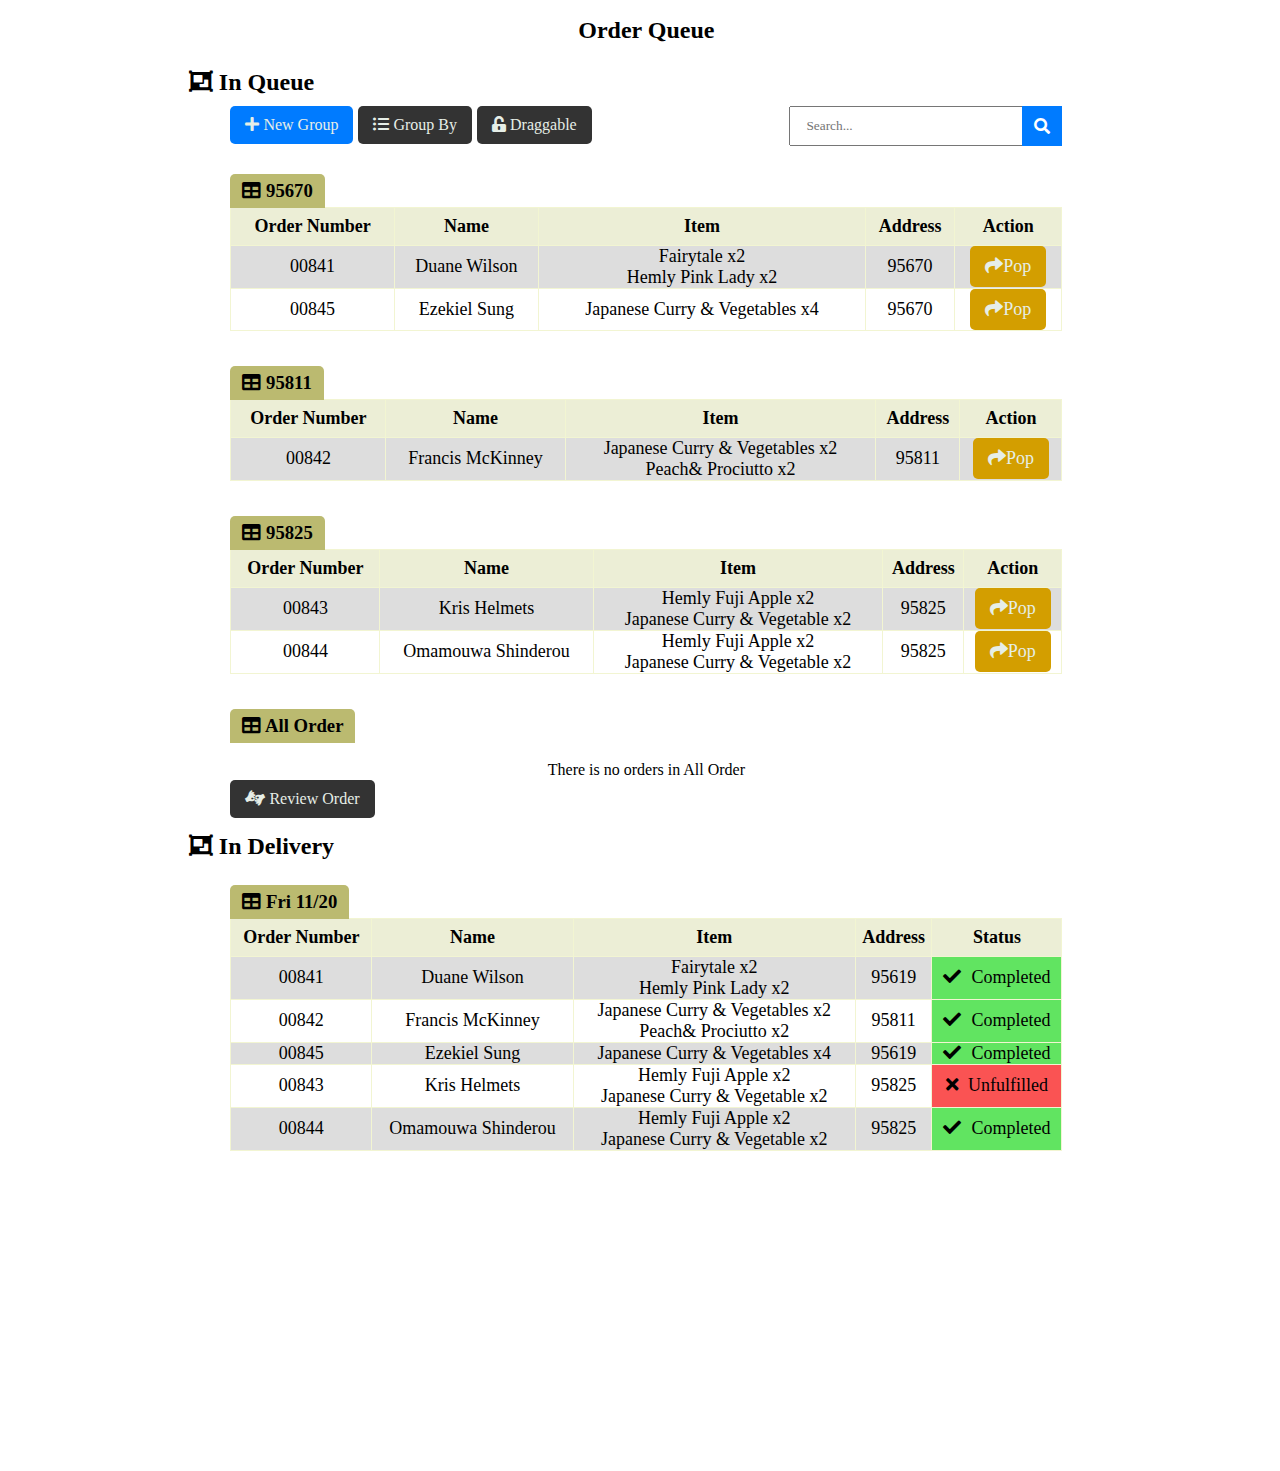
<file: sortByLocation.html>
<!DOCTYPE html>
<html>
    <head>
        <link rel="stylesheet" href="queue.css">
        <link rel="stylesheet" href="modal.css">
        <link rel="stylesheet" href="https://cdnjs.cloudflare.com/ajax/libs/font-awesome/5.15.1/css/all.min.css">
        <link rel="stylesheet" href="dropdown.css">
        <title >Delta Hand Pie Internal-Queue </title>
    </head>
<body>
    <header>

    </header>
    <div class="container content">
        <h2 class ="content-heading"></i>Order Queue</h2>
        <div class = "content-label">
            <h2 class="queue-heading">
                <i class="fa fa-object-group" aria-hidden="true"></i> In Queue</h2>
                <div class="newGroup">
                    <button type="button" class = "button button-add">
                        <i class="fa fa-plus"></i>
                        New Group
                    </button>
                </div>
                <button id="dragble-button" type="button" class = "button button-hold">
                    <i id="unlockIcon" class="fa fa-unlock-alt" aria-hidden="true"></i>
                    Draggable
                </button>
                <div class="search-box">
                    <input id="myInput" type = "text" placeholder="Search..." onkeyup="filterTable()">
                    <i class="fa fa-search" aria-hidden="true"></i>
                </div>
                <div class="dropdown"> 
                     <button type="button" class = "button button-drop" onclick="dropDown()">
                    <i class="fa fa-list-ul" aria-hidden="true"></i>
                    Group By
                     </button>
                    <div id="myDropdown" class="dropdown-content">
                        <a href="sortByDeliveryDate.html">Delivery Date</a>
                        <a href="sortByLocation.html">Zip Code</a>
                    </div> 
                </div>
        </div>
        <div class= "queue-catagories">
            <h3 class = "queue-group-heading">
                <i class="fa fa-table" aria-hidden="true"></i> 95670</h3>
                <table class = "table-content">
                    <tr>
                        <th>Order Number</th>
                        <th>Name</th>
                        <th>Item</th>
                        <th>Address</th>
                        <th>Action</th>
                    </tr>
                    <tr class="draggable" draggable="false" ondragstart="start()" ondragover="dragover()">
                        <td>00841</td>
                        <td>Duane Wilson</td>
                        <td>
                            <p>Fairytale x2</p>
                            <p>Hemly Pink Lady x2</p>
                        </td>
                        <td>95670</td>
                        <td>
                            <button class="button button-pop" onclick="pop(this)">
                               <i class="fa fa-share" aria-hidden="true"></i></i>Pop
                            </button>
                        </td>
                    </tr>
                    
                    <tr class="draggable" draggable="false" ondragstart="start()" ondragover="dragover()"> 
                        <td>00845</td>
                        <td>Ezekiel Sung</td>
                        <td>
                            <p>Japanese Curry & Vegetables x4</p></td>
                        <td>95670</td>
                        <td>
                            <button class="button button-pop"onclick="pop(this)">
                                <i class="fa fa-share" aria-hidden="true"></i></i>Pop
                            </button>
                        </td>
                    </tr>
                  
                </table>
            <h3 class = "queue-group-heading">
                <i class="fa fa-table" aria-hidden="true"></i> 95811</h3>
            <table class = "table-content">
                <tr>
                    <th>Order Number</th>
                    <th>Name</th>
                    <th>Item</th>
                    <th>Address</th>
                    <th>Action</th>
                </tr>
                <tr class="draggable" draggable="false" ondragstart="start()" ondragover="dragover()">
                    <td>00842</td>
                    <td>Francis McKinney</td>
                    <td>
                        <p>Japanese Curry & Vegetables x2</p>
                        <p>Peach& Prociutto x2</p>
                    </td>
                    <td>95811</td>
                    <td>
                        <button class="button button-pop"onclick="pop(this)">
                           <i class="fa fa-share" aria-hidden="true"></i></i>Pop
                        </button>
                    </td>
                </tr>
              
                  
            </table>
            <h3 class = "queue-group-heading">
                <i class="fa fa-table" aria-hidden="true"></i> 95825</h3>
            <table class = "table-content">
                <tr>
                    <th>Order Number</th>
                    <th>Name</th>
                    <th>Item</th>
                    <th>Address</th>
                    <th>Action</th>
                </tr>
                <tr class="draggable" draggable="false" ondragstart="start()" ondragover="dragover()">
                    <td>00843</td>
                    <td>Kris Helmets</td>
                    <td>
                        <p>Hemly Fuji Apple x2</p>
                        <p>Japanese Curry & Vegetable x2</p>
                    </td>
                    <td>95825</td>
                    <td>
                        <button class="button button-pop"onclick="pop(this)">
                            <i class="fa fa-share" aria-hidden="true"></i></i>Pop
                        </button>
                    </td>
                </tr>
                <tr class="draggable" draggable="false" ondragstart="start()" ondragover="dragover()">
                    <td>00844</td>
                    <td>Omamouwa Shinderou</td>
                    <td>
                        <p>Hemly Fuji Apple x2</p>
                        <p>Japanese Curry & Vegetable x2</p>
                    </td>
                    <td>95825</td>
                    <td>
                        <button class="button button-pop"onclick="pop(this)">
                            <i class="fa fa-share" aria-hidden="true"></i></i>Pop
                        </button>
                    </td>
                </tr>
            </table>    
            <h3 class = "queue-group-heading">
                <i class="fa fa-table" aria-hidden="true"></i> All Order</h3>
            <table id="allOrderTable" class = "table-content">
              <center><p>There is no orders in All Order</p></center>
            </table>
        </div>
          
        <button  id="modal-btn" type="button" class = "button button-normal">
            <i class="fa fa-american-sign-language-interpreting" aria-hidden="true"></i>
            Review Order
        </button>
        <div dra id="my-modal" class="modal">
            <div class="modal-content">
             <div class="modal-header">
            <span class="close">&times;</span>
             <h2>Review Order</h2>
            </div>
            <div class="modal-body">
                <form>
                    <fieldset>
                      <legend>All Group Order</legend>
                      <h3 class = "queue-group-heading">
                        <i class="fa fa-table" aria-hidden="true"></i> 95670</h3>
                        <table class = "table-content">
                            <tr>
                                <th>Order Number</th>
                                <th>Name</th>
                                <th>Item</th>
                                <th>Address</th>
    
                            </tr>
                            <tr class="draggable" draggable="false" ondragstart="start()" ondragover="dragover()">
                                <td>00841</td>
                                <td>Duane Wilson</td>
                                <td>
                                    <p>Fairytale x2</p>
                                    <p>Hemly Pink Lady x2</p>
                                </td>
                                <td>95670</td>
                             
                            </tr>
                            
                            <tr class="draggable" draggable="false" ondragstart="start()" ondragover="dragover()"> 
                                <td>00845</td>
                                <td>Ezekiel Sung</td>
                                <td>
                                    <p>Japanese Curry & Vegetables x4</p></td>
                                <td>95670</td>
                              
                            </tr>
                          
                        </table>
                    <h3 class = "queue-group-heading">
                        <i class="fa fa-table" aria-hidden="true"></i> 95811</h3>
                    <table class = "table-content">
                        <tr>
                            <th>Order Number</th>
                            <th>Name</th>
                            <th>Item</th>
                            <th>Address</th>
                           
                        </tr>
                        <tr class="draggable" draggable="false" ondragstart="start()" ondragover="dragover()">
                            <td>00842</td>
                            <td>Francis McKinney</td>
                            <td>
                                <p>Japanese Curry & Vegetables x2</p>
                                <p>Peach& Prociutto x2</p>
                            </td>
                            <td>95811</td>
                          
                        </tr>
                      
                          
                    </table>
                    <h3 class = "queue-group-heading">
                        <i class="fa fa-table" aria-hidden="true"></i> 95825</h3>
                    <table class = "table-content">
                        <tr>
                            <th>Order Number</th>
                            <th>Name</th>
                            <th>Item</th>
                            <th>Address</th>
                            
                        </tr>
                        <tr class="draggable" draggable="false" ondragstart="start()" ondragover="dragover()">
                            <td>00843</td>
                            <td>Kris Helmets</td>
                            <td>
                                <p>Hemly Fuji Apple x2</p>
                                <p>Japanese Curry & Vegetable x2</p>
                            </td>
                            <td>95825</td>
                            
                        </tr>
                        <tr class="draggable" draggable="false" ondragstart="start()" ondragover="dragover()">
                            <td>00844</td>
                            <td>Omamouwa Shinderou</td>
                            <td>
                                <p>Hemly Fuji Apple x2</p>
                                <p>Japanese Curry & Vegetable x2</p>
                            </td>
                            <td>95825</td>
                           
                        </tr>
                    </table> 
                    </fieldset>
                  </form>
            </div>
            <div class="modal-footer">
            <form action="reviewOrder.html">
                <input class="button button-modal" type="submit" value="Push Order" />
                <form action="sortByLocation.html">
                    <input class="button button-modal" type="submit" value="Cancel" />
                </form>
            </form>
            
             </div>
            </div>
        </div>           
        <div class="queue-catagories">
            <h2 class="queue-heading">
                <i class="fa fa-object-group" aria-hidden="true"></i> In Delivery</h2>
        </div>
        <h3 class = "queue-group-heading">
            <i class="fa fa-table" aria-hidden="true"></i> Fri 11/20 </h3>
        <table class = "table-content">
            <tr>
                <th>Order Number</th>
                <th>Name</th>
                <th>Item</th>
                <th>Address</th>
                <th>Status</th>
            </tr>
            <tr>
                <td>00841</td>
                <td>Duane Wilson</td>
                <td>
                    <p>Fairytale x2</p>
                    <p>Hemly Pink Lady x2</p>
                </td>
                <td>95619</td>
                <td class="status completed">
                    <i class="fa fa-check"></i>Completed
                </td>
            </tr>
            <tr>
                <td>00842</td>
                <td>Francis McKinney</td>
                <td>
                    <p>Japanese Curry & Vegetables x2</p>
                    <p>Peach& Prociutto x2</p>
                </td>
                <td>95811</td>
                <td class="status completed">
                    <i class="fa fa-check"></i>Completed
                </td>
            </tr>
            <tr>
                <td>00845</td>
                <td>Ezekiel Sung</td>
                <td>
                    <p>Japanese Curry & Vegetables x4</p></td>
                <td>95619</td>
                <td class="status completed">
                    <i class="fa fa-check"></i>Completed
                </td>
            </tr>
            <tr>
                <td>00843</td>
                <td>Kris Helmets</td>
                <td>
                    <p>Hemly Fuji Apple x2</p>
                    <p>Japanese Curry & Vegetable x2</p>
                </td>
                <td>95825</td>
                <td class="status unfulfilled">
                    <i class="fa fa-times"></i>Unfulfilled
                </td>
            </tr>
            <tr>
                <td>00844</td>
                <td>Omamouwa Shinderou</td>
                <td>
                    <p>Hemly Fuji Apple x2</p>
                    <p>Japanese Curry & Vegetable x2</p>
                </td>
                <td>95825</td>
                <td class="status completed">
                    <i class="fa fa-check"></i>Completed
                </td>
            </tr>
        </table>
    </div>
    <script src ="main.js">
    </script>

</body>

</html>
</file>
<file: style.css>
header{
    width: 100%;
    margin:auto;
    text-align: center;
    background-color: cornflowerblue;
}
body{
    background-color: #f4f4f4;
    border: darkslategrey;
    border-bottom: 10px;
    border-top: 20px;
}
nav ul{
    margin-left: 3%;
}
section ul{
    margin-left: 3%;
}
.container{
    width: 90%;
    margin:auto;
}

.content-table{
    background-color: #ecd9bd;
    width:90%;
    margin:auto;
    text-align: center;
}
.content-table tbody{
    background-color: #b5dba6;
    width:80%;
    margin:auto;
}
nav h1{
    width:80%;
    background-color: cadetblue;
    margin: auto;
    text-align: center;
}
.content-table input{
    size: 10px;
}
.dropdown {
    position: relative;
    display: inline-block;
  }
  
  .dropdown-content {
    display: none;
    position: absolute;
    background-color: #f9f9f9;
    min-width: 360px;
    box-shadow: 0px 8px 16px 0px rgba(0,0,0,0.2);
    padding: 12px 16px;
    text-align: left;
    z-index: 1;
  }
  
  .dropdown:hover .dropdown-content {
    display: block;
  }
  tbody tr td select{
    background-color: #b5dba6;

  }
  
  :root {
    --modal-duration: 1s;
    --modal-color: #428bca;
  }
  
  
  .button:hover {
    background: #3876ac;
  }
  
  .modal {
    display: none;
    position: fixed;
    z-index: 1;
    left: 0;
    top: 0;
    height: 100%;
    width: 100%;
    overflow: auto;
    background-color: rgba(0, 0, 0, 0.5);
  }
  
  .modal-content {
    margin: 10% auto;
    width: 60%;
    box-shadow: 0 5px 8px 0 rgba(0, 0, 0, 0.2), 0 7px 20px 0 rgba(0, 0, 0, 0.17);
    animation-name: modalopen;
    animation-duration: var(--modal-duration);
  }
  
  .modal-header h2,
  .modal-footer h3 {
    margin: 0;
  }
  
  .modal-header {
    background: var(--modal-color);
    padding: 15px;
    color: #fff;
    border-top-left-radius: 5px;
    border-top-right-radius: 5px;
  }
  
  .modal-body {
    padding: 10px 20px;
    background: #fff;
  }
  
  .modal-footer {
    background: var(--modal-color);
    padding: 10px;
    color: #fff;
    text-align: center;
    border-bottom-left-radius: 5px;
    border-bottom-right-radius: 5px;
  }
  
  .close {
    color: #ccc;
    float: right;
    font-size: 30px;
    color: #fff;
  }
  
  .close:hover,
  .close:focus {
    color: #000;
    text-decoration: none;
    cursor: pointer;
  }
  
  @keyframes modalopen {
    from {
      opacity: 0;
    }
    to {
      opacity: 1;
    }
  }
.tableBottom{
  padding-bottom: 10px;
}
h4{
  padding-left: 5%;
}
.checkmark{
  color: yellow;
}
</file>
<file: queue.css>
* {
    padding: 0;
    margin: 0;
    font-family: Raleway, Georgia, 'Times New Roman', Times, serif;
}
.container{
    width:65%;
    margin-left: 18%;
    padding-bottom: 300px;
}
.queue-catagories{
    padding-top: 15px;
}
.content-heading{
    text-align: center;
    margin-top: 2%;
    margin-bottom:3%;
}
.queue-heading{
    margin-left: -5%;
    margin-bottom: 10px;
}
.queue-group-heading{
    background-color: rgb(187,186,112);
    display: inline-block;
    padding: 6px 12px;
    border-top-left-radius: 5px;
    border-top-right-radius: 5px;
    margin-top: 15px;
    margin-bottom: 18px;
}

.table-content{
    border-collapse: collapse;
    border-bottom-right-radius: 10px;
    border-bottom-left-radius: 10px;
    font-size: 18px;
    margin-top: -19px;
    margin-bottom: 20px;
    width: 100%;
}
tr:first-child{
    padding-top:20px;
    padding-bottom:20px;
    padding-right:20px;
    background-color: rgb(236, 238, 214);
}
th{
    border: 1px solid #f2f5d2;
    text-align: center;
    padding: 8px 0px;
}
td{
    border: 1px solid #f2f5d2;
    text-align: center;
    padding: 0  px 0px;
}

tr:nth-child(even) {
    background-color: #dddddd;
  }
.search-box{
    float: right;
}

.search-box input[type="text"] {
    padding: 10px 15px;
    width: 200px;
    display: inline-block;
    margin-right: -5px;
  }

.search-box input[type="text"]:focus {
    outline: 0;
  }
.search-box i{
    display: inline-block;
  background: #007bff;
  width: 40px; height: 40px;
  box-sizing: border-box;
  line-height: 40px;
  text-align: center;;
  color: #fff;
  vertical-align: top;
}
.no-table{
    text-align: center;
}
.button {
    padding: 10px 15px;
    font-size: 1em;
    border-radius: 5px;
    border: 0;
    color: rgb(230, 238, 231);
}
a {
    text-decoration: none;;
}  
.button-add{
    background: #007bff;
}
.button-hold{
    background: rgb(51,51,51);
}
.button-normal{
    background: rgb(51,51,51);
}
.button-pop{
    background:rgb(211,158,0);
}
.button-modal{
    background: #e9e7da;
    color: rgb(20, 22, 20);
}
.button-drop{
    background: rgb(51,51,51);
}
.button-dropDown{
    background: rgb(51,51,51);
    width:120px;
}
.status.completed{
    background: rgb(97, 228, 97);
}
.status.unfulfilled{
    background: rgb(250, 83, 83);
}
.status.inDelivery{
    background: rgb(196, 192, 3);
}
.status i{
    margin-right: 10px;
}

.dropdown{
    float:left;
    padding-right: 5px;
}
.newGroup{
    float:left;
    padding-right: 5px;
}

.draggable.no-table{
    text-align:center;
}
.first-row{
    padding-top:20px;
    padding-bottom:20px;
    padding-right:20px;
    background-color: rgb(236, 238, 214);
}
.bottomPage{
    padding-bottom: 1250px;
}
</file>
<file: modal.css>
:root {
    --modal-duration: 1s;
    --modal-color: linear-gradient(90deg, rgba(2,0,36,1) 0%, rgb(178, 105, 241) 50%, rgba(2,0,36,1) 100%);
}
.modal {
    display: none;
    position: fixed;
    z-index: 1;
    left: 0;
    top: 0;
    height: 100%;
    width: 100%;
    overflow: auto;
    background-color: rgba(0, 0, 0, 0.5);
  }
  
  .modal-content {
    margin: 10% auto;
    width: 60%;
    box-shadow: 0 5px 8px 0 rgba(0, 0, 0, 0.2), 0 7px 20px 0 rgba(0, 0, 0, 0.17);
    animation-name: modalopen;
    animation-duration: var(--modal-duration);
    padding:6px 12px;
  }
  
  .modal-header h2,
  .modal-footer h3 {
    margin: 0;
  }
  
  .modal-header {
    background: var(--modal-color);
    padding: 15px;
    color: #fff;
    border-top-left-radius: 5px;
    border-top-right-radius: 5px;
  }
  
  .modal-body {
    padding: 30px 30px;
    background: #fff;
  }
  
  .modal-footer {
    background: var(--modal-color);
    padding: 10px;
    color: #fff;
    text-align: center;
    border-bottom-left-radius: 5px;
    border-bottom-right-radius: 5px;
  }
  
  .close {
    color: #ccc;
    float: right;
    font-size: 30px;
    color: #fff;
  }
  
  .close:hover,
  .close:focus {
    color: #000;
    text-decoration: none;
    cursor: pointer;
  }
  
  .close1 {
    color: #ccc;
    float: right;
    font-size: 30px;
    color: #fff;
  }
  
  .close1:hover,
  .close1:focus {
    color: #000;
    text-decoration: none;
    cursor: pointer;
  }
  
  @keyframes modalopen {
    from {
      opacity: 0;
    }
    to {
      opacity: 1;
    }
  }
</file>
<file: dropdown.css>
.dropdown {
    position: relative;
    display: inline-block;
  }
  
  .dropdown-content {
    display: none;
    position: absolute;
    background-color:transparent;
    min-width: 120px;
    overflow: auto;
    box-shadow: 0px 8px 16px 0px rgba(119, 119, 119, 0.2);
    z-index: 1;
    border-bottom-left-radius: 10px;
    border-top-left-radius: 10px;
    border-bottom-right-radius: 10px;
    border-top-right-radius: 10px;
  }
  
  .dropdown-content a {
    color: rgb(221, 221, 221);
    padding: 8px 10px;
    text-decoration: none;
    display: block;
  }
  
  .dropdown a:hover {background-color: rgb(143, 143, 143);}
  
  .show {display: block;}
</file>
